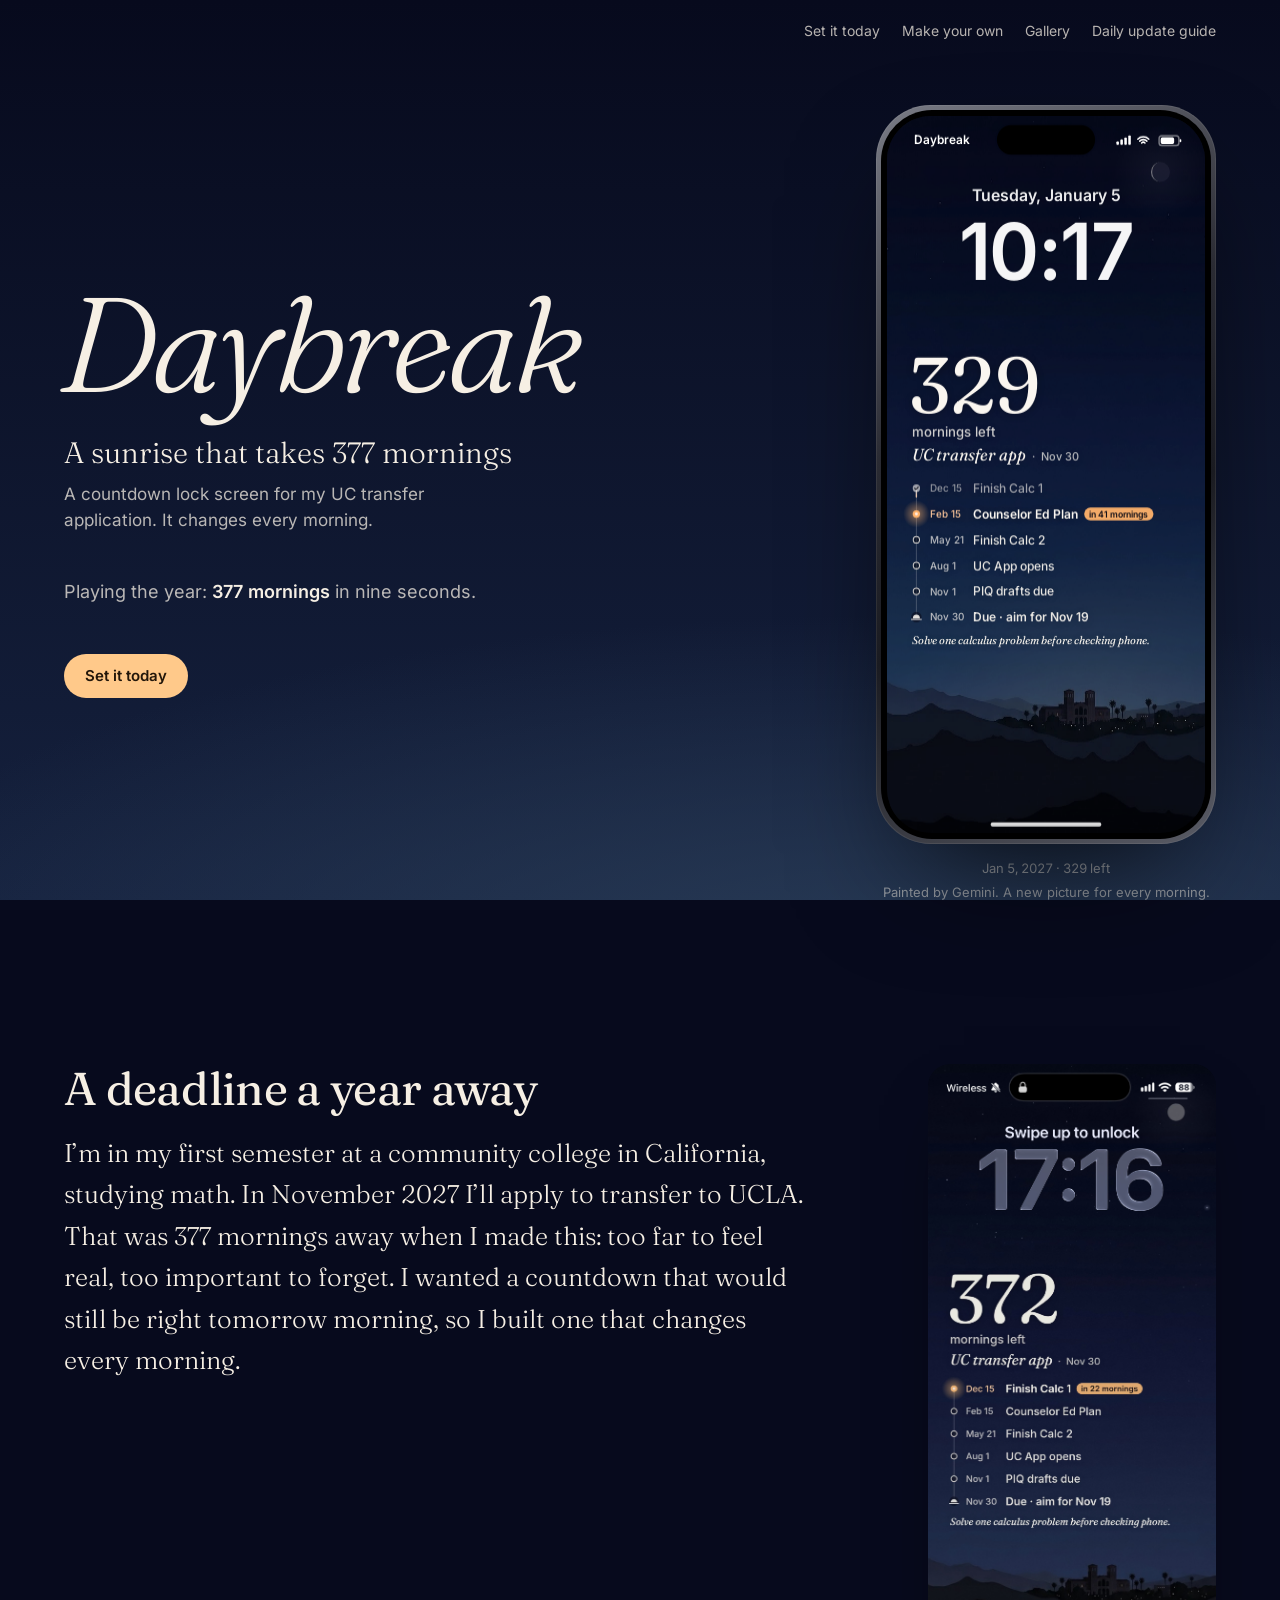
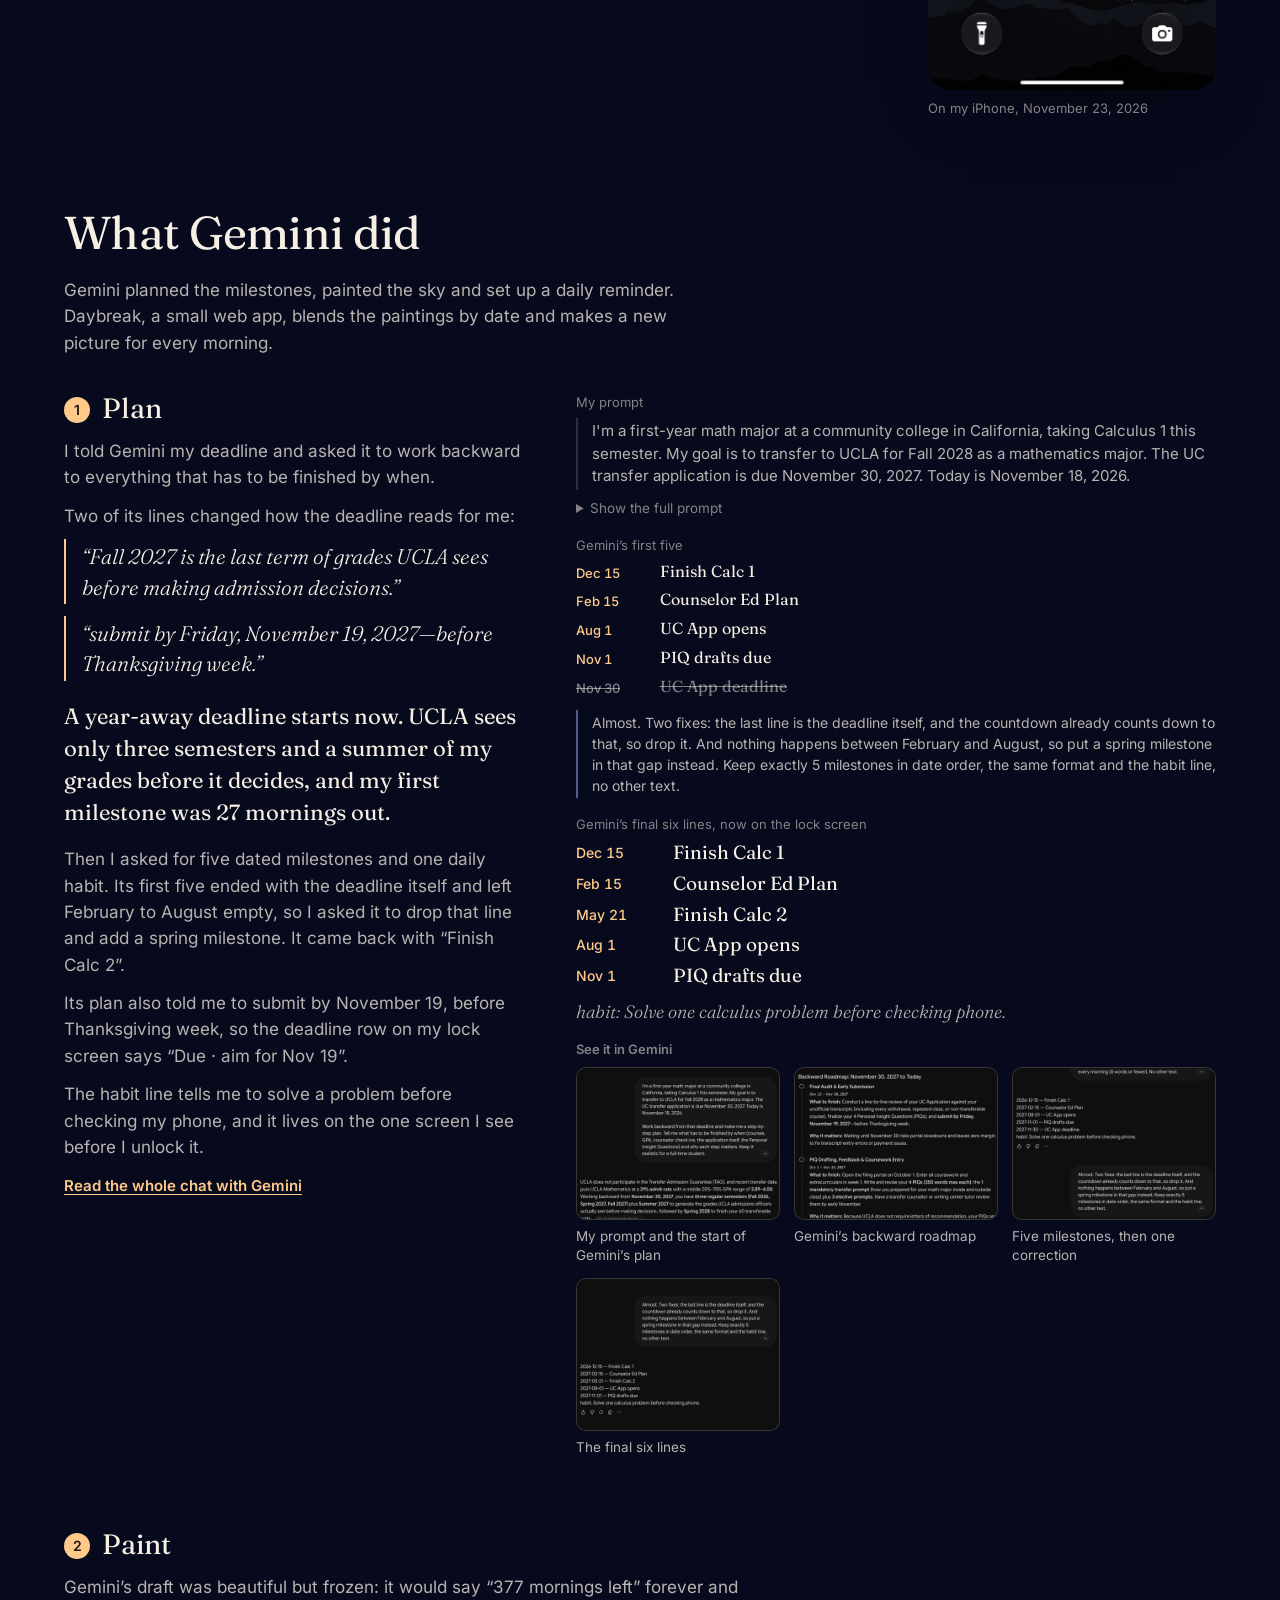
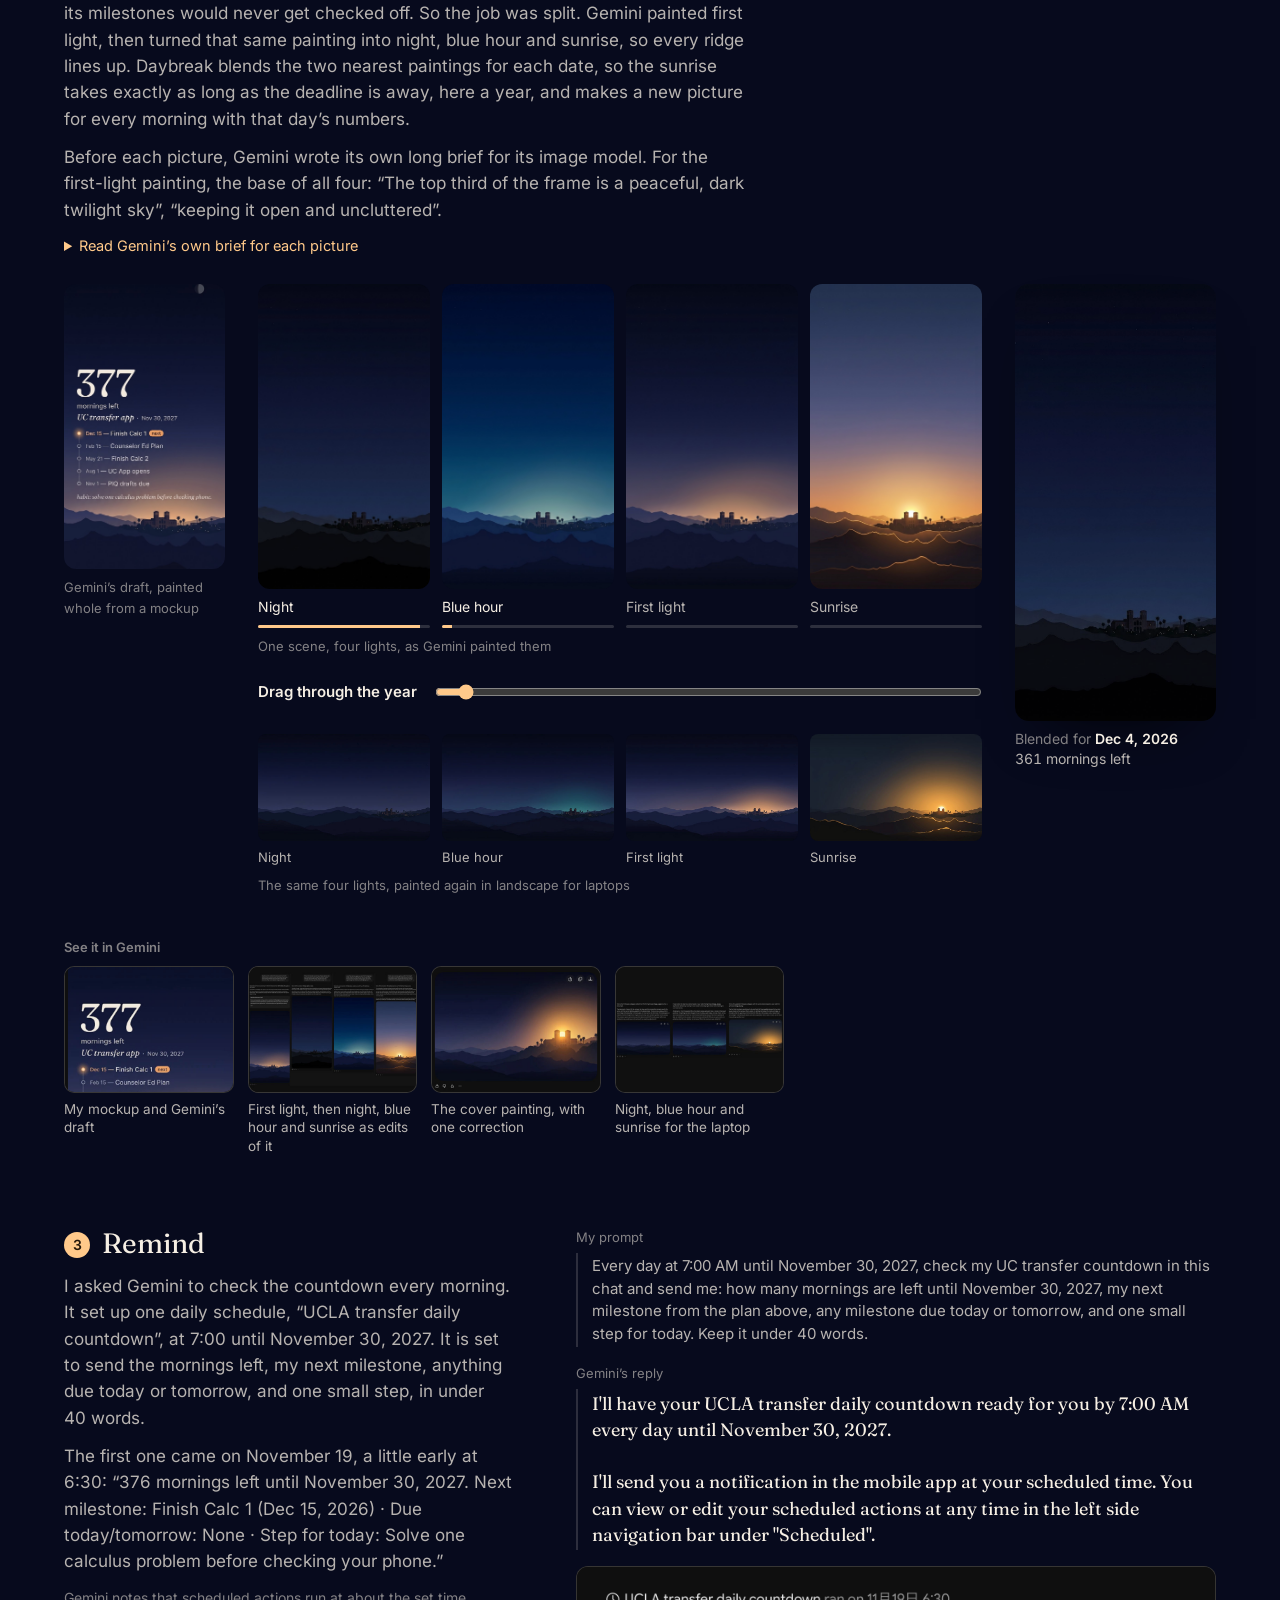
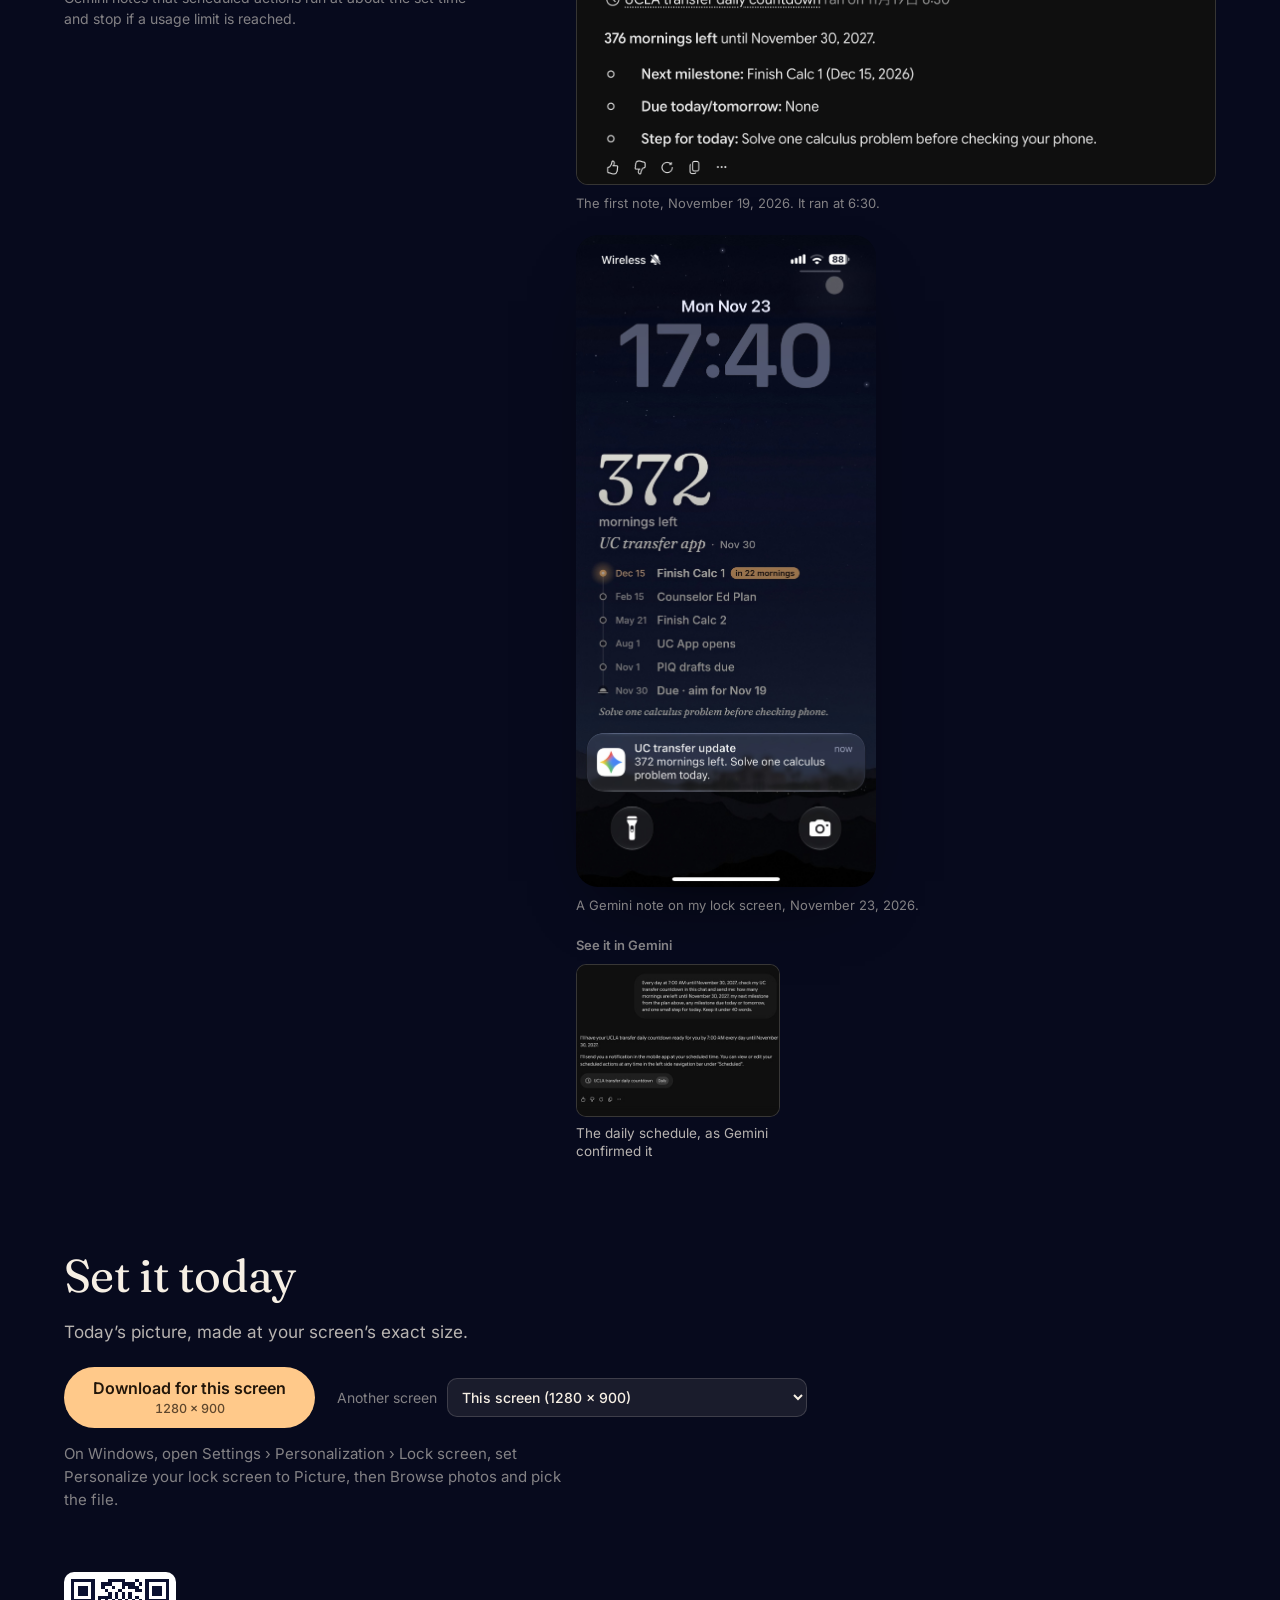
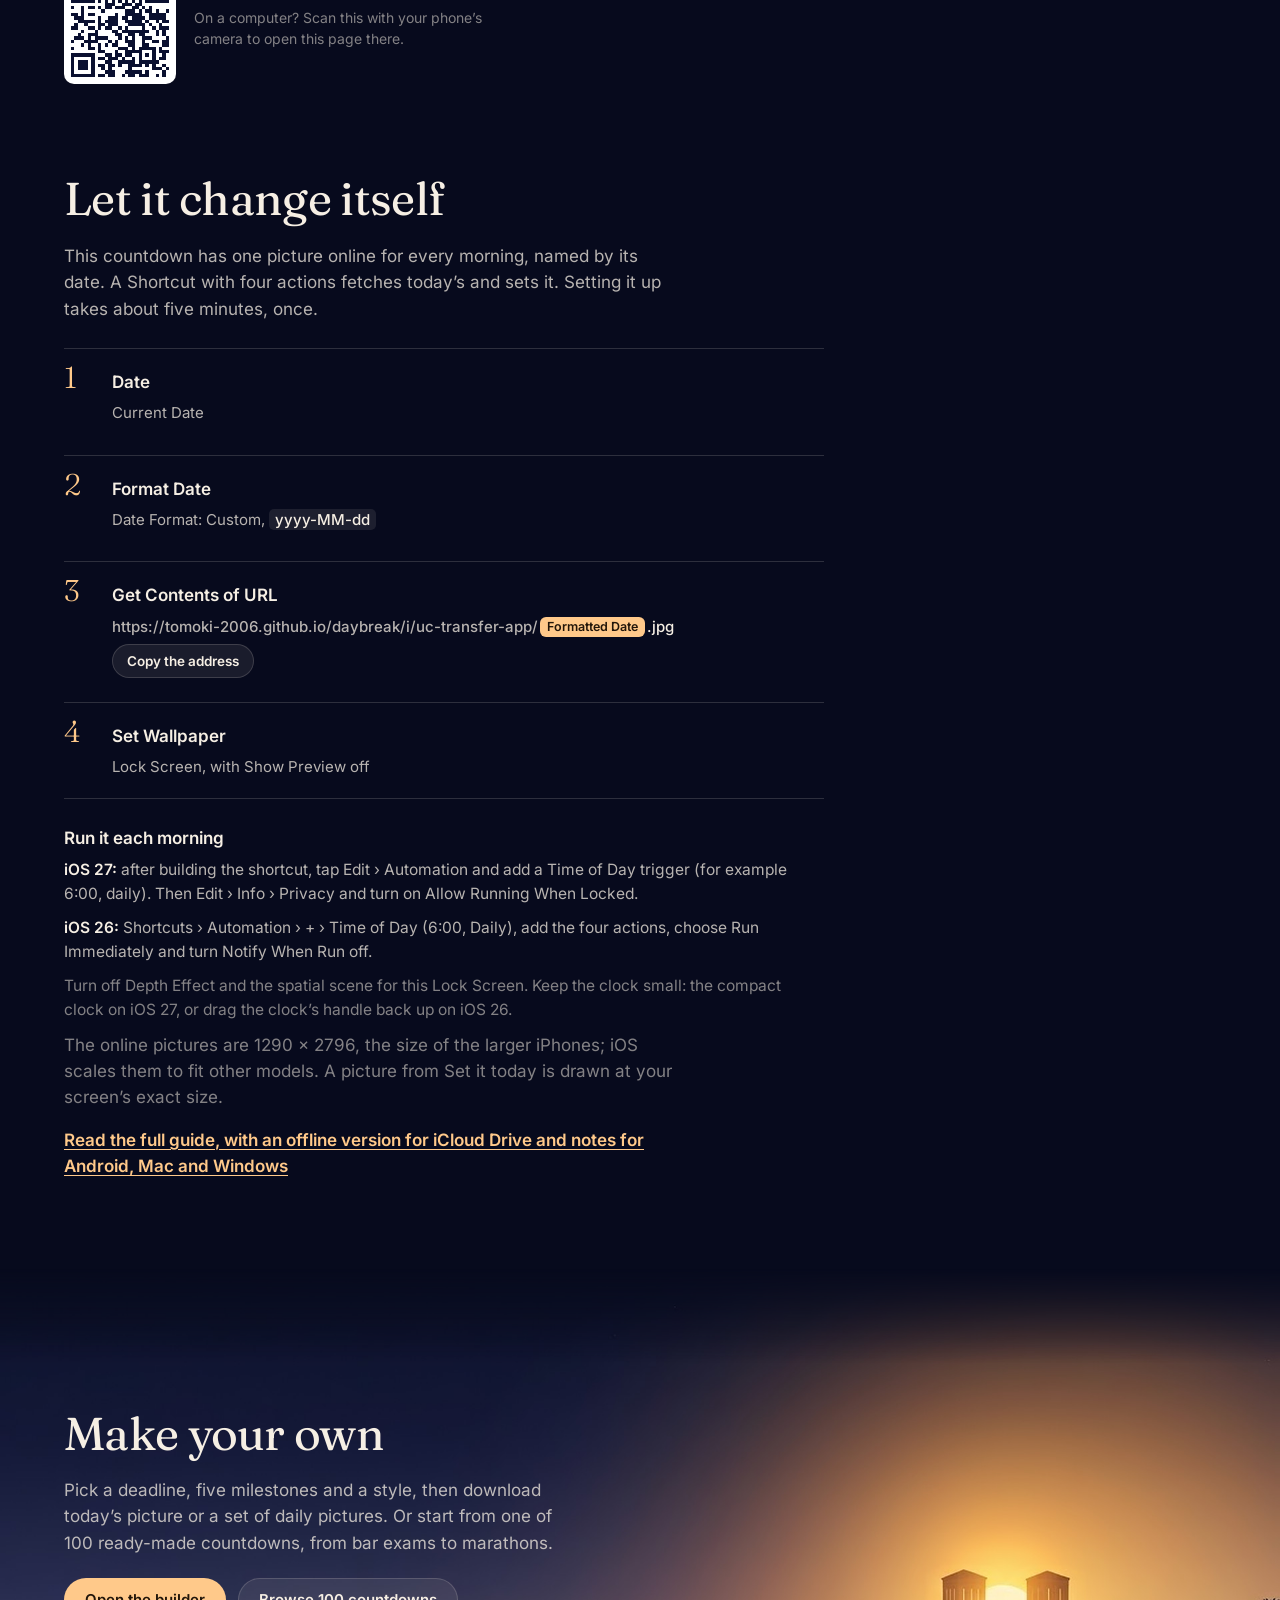
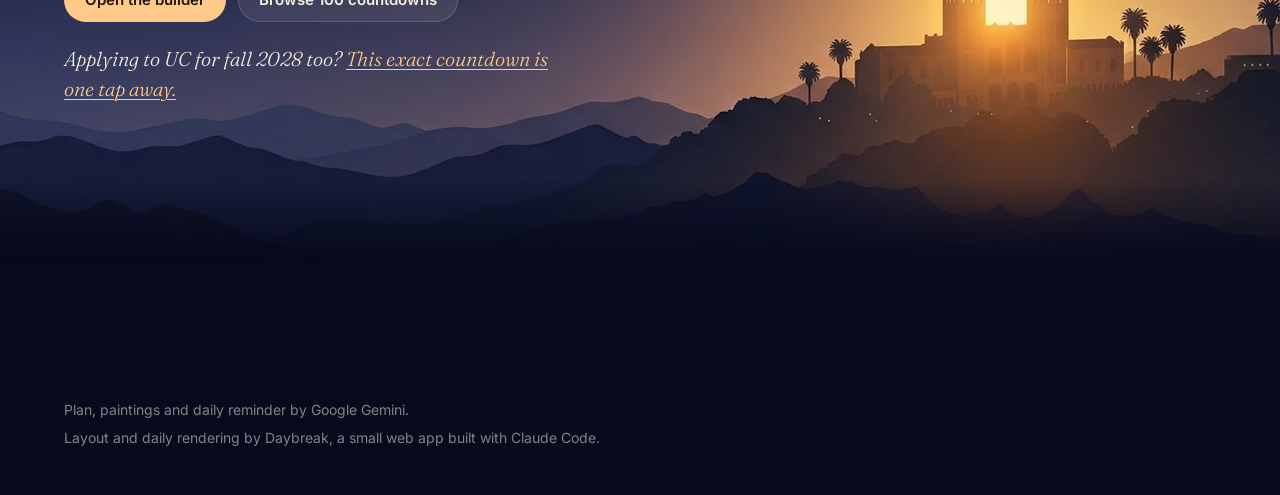
<file: index.html>
<!doctype html>
<html lang="en">
  <head>
    <meta charset="UTF-8" />
    <meta name="viewport" content="width=device-width, initial-scale=1, viewport-fit=cover" />
    <meta name="theme-color" content="#0a1030" />
    <title>Daybreak: a sunrise that takes 377 mornings</title>
    <meta name="description" content="A countdown lock screen for a UC transfer application. Gemini painted first light, then turned that same painting into night, blue hour and sunrise; Daybreak blends them by date into a new picture for every morning, so the sunrise takes 377 mornings." />
    <meta property="og:type" content="website" />
    <meta property="og:url" content="https://tomoki-2006.github.io/daybreak/" />
    <meta property="og:title" content="Daybreak: a sunrise that takes 377 mornings" />
    <meta property="og:description" content="A countdown lock screen for my UC transfer application: one scene painted by Gemini in four lights, blended by date into a new picture for every morning." />
    <meta property="og:image" content="https://tomoki-2006.github.io/daybreak/cover/og.png" />
    <meta property="og:image:width" content="1200" />
    <meta property="og:image:height" content="630" />
    <meta name="twitter:card" content="summary_large_image" />
    <meta name="twitter:title" content="Daybreak: a sunrise that takes 377 mornings" />
    <meta name="twitter:description" content="A countdown lock screen for my UC transfer application. It changes every morning." />
    <meta name="twitter:image" content="https://tomoki-2006.github.io/daybreak/cover/og.png" />
    <link rel="icon" href="./favicon.svg" type="image/svg+xml" />
    <script type="module" crossorigin src="./assets/index-C5RCkVs4.js"></script>
    <link rel="modulepreload" crossorigin href="./assets/config-BmUlUjgi.js">
    <link rel="modulepreload" crossorigin href="./assets/draw-RCYFtzUq.js">
    <link rel="modulepreload" crossorigin href="./assets/timelapse-C5UbdaYE.js">
    <link rel="modulepreload" crossorigin href="./assets/site-BTsRiSAJ.js">
    <link rel="stylesheet" crossorigin href="./assets/config-Dy9Zaycy.css">
    <link rel="stylesheet" crossorigin href="./assets/index-CZeKbvbk.css">
  </head>
  <body class="landing">
    <div class="sky" aria-hidden="true"></div>
    <a class="skip" href="#story">Skip to the story</a>
    <header class="bar">
      <a class="mark" href="./index.html" aria-label="Daybreak home">Daybreak</a>
      <nav aria-label="Site">
        <a href="#set">Set it today</a>
        <a href="./make.html">Make your own</a>
        <a href="./gallery.html">Gallery</a>
        <a href="./shortcut.html" id="navGuide">Daily update guide</a>
      </nav>
    </header>

    <main>
      <section class="hero" aria-labelledby="heroTitle">
        <div class="hero-head">
          <h1 id="heroTitle" class="wordmark">Daybreak</h1>
          <p class="tagline">A sunrise that takes 377 mornings</p>
          <p class="hero-sub">A countdown lock screen for my UC transfer application. It changes every morning.</p>
        </div>
        <div class="hero-meta">
          <p class="today-label" id="todayLabel" aria-live="polite">On November 18, 2026: <strong>377 mornings left</strong> until the UC application filing period closes November 30.</p>
          <div class="hero-actions">
            <button class="btn" id="replay" type="button" hidden>Replay the year</button>
            <a class="btn primary" href="#set" id="heroSet">Set it today</a>
          </div>
        </div>
        <figure class="phone-wrap">
          <div class="phone" id="phone">
            <canvas id="screen" width="603" height="1311" style="background-image: url(./hero-poster.jpg)" role="img" aria-label="Today’s lock screen: the mornings left until the UC transfer application, five milestones and a sky that brightens as the date nears."></canvas>
            <canvas id="chrome" class="layer" width="603" height="1311" aria-hidden="true"></canvas>
          </div>
          <figcaption class="phone-cap" id="phoneCap" aria-hidden="true"></figcaption>
          <p class="phone-note">Painted by Gemini. A new picture for every morning.</p>
        </figure>
      </section>

      <section class="story with-shot" id="story" aria-labelledby="storyTitle">
  <div class="story-main">
  <h2 id="storyTitle">A deadline a year away</h2>
  <p class="story-text">I’m in my first semester at a community college in California, studying math. In November 2027 I’ll apply to transfer to UCLA. That was <span data-start-count>377</span> mornings away when I made this: too far to feel real, too important to forget. I wanted a countdown that would still be right tomorrow morning, so I built one that changes every morning.</p>
  </div><figure class="phone-shot"><img src="./proof/phone-lock-screen.jpg" alt="Screenshot of the lock screen on my iPhone, November 23, 2026" loading="lazy" decoding="async" /><figcaption>On my iPhone, November 23, 2026</figcaption></figure>
</section>

      <section class="gemini" id="gemini" aria-labelledby="geminiTitle">
  <h2 id="geminiTitle">What Gemini did</h2>
  <p class="lede">Gemini planned the milestones, painted the sky and set up a daily reminder. Daybreak, a small web app, blends the paintings by date and makes a new picture for every morning.</p>
  <ol class="steps"><li class="step step-plan">
    <div class="step-text">
      <h3><span class="step-n">1</span> Plan</h3>
      <p>I told Gemini my deadline and asked it to work backward to everything that has to be finished by when.</p>
      <div class="quotes"><p>Two of its lines changed how the deadline reads for me:</p><blockquote class="gq">“Fall 2027 is the last term of grades UCLA sees before making admission decisions.”</blockquote><blockquote class="gq">“submit by Friday, November 19, 2027—before Thanksgiving week.”</blockquote></div>
      <p class="lesson">A year-away deadline starts now. UCLA sees only three semesters and a summer of my grades before it decides, and my first milestone was 27 mornings out.</p>
      <p>Then I asked for five dated milestones and one daily habit. Its first five ended with the deadline itself and left February to August empty, so I asked it to drop that line and add a spring milestone. It came back with “Finish Calc 2”.</p>
      <p>Its plan also told me to submit by November 19, before Thanksgiving week, so the deadline row on my lock screen says “Due · aim for Nov 19”.</p>
      <p>The habit line tells me to solve a problem before checking my phone, and it lives on the one screen I see before I unlock it.</p>
      <a class="chat-link" href="https://gemini.google.com/share/b684cc23b61e" target="_blank" rel="noopener">Read the whole chat with Gemini</a>
    </div>
    <div class="step-art">
      <figure class="prompt">
        <figcaption>My prompt</figcaption>
        <blockquote>I&#39;m a first-year math major at a community college in California, taking Calculus 1 this semester. My goal is to transfer to UCLA for Fall 2028 as a mathematics major. The UC transfer application is due November 30, 2027. Today is November 18, 2026.</blockquote>
        <details><summary>Show the full prompt</summary><pre>I&#39;m a first-year math major at a community college in California, taking Calculus 1 this semester. My goal is to transfer to UCLA for Fall 2028 as a mathematics major. The UC transfer application is due November 30, 2027. Today is November 18, 2026.

Work backward from that deadline and make me a step-by-step plan. Tell me what has to be finished by when (courses, GPA, counselor check-ins, the application itself, the Personal Insight Questions) and why each step matters. Keep it realistic for a full-time student.</pre></details>
      </figure>
      <figure class="answer first-answer">
        <figcaption>Gemini’s first five</figcaption>
        <ol class="plan-lines"><li><time datetime="2026-12-15">Dec 15</time><span>Finish Calc 1</span></li><li><time datetime="2027-02-15">Feb 15</time><span>Counselor Ed Plan</span></li><li><time datetime="2027-08-01">Aug 1</time><span>UC App opens</span></li><li><time datetime="2027-11-01">Nov 1</time><span>PIQ drafts due</span></li><li class="dropped"><time datetime="2027-11-30">Nov 30</time><span>UC App deadline</span></li></ol>
        <blockquote class="mine">Almost. Two fixes: the last line is the deadline itself, and the countdown already counts down to that, so drop it. And nothing happens between February and August, so put a spring milestone in that gap instead. Keep exactly 5 milestones in date order, the same format and the habit line, no other text.</blockquote>
      </figure>
      <figure class="answer">
        <figcaption>Gemini’s final six lines, now on the lock screen</figcaption>
        <ol class="plan-lines"><li><time datetime="2026-12-15">Dec 15</time><span>Finish Calc 1</span></li><li><time datetime="2027-02-15">Feb 15</time><span>Counselor Ed Plan</span></li><li><time datetime="2027-05-21">May 21</time><span>Finish Calc 2</span></li><li><time datetime="2027-08-01">Aug 1</time><span>UC App opens</span></li><li><time datetime="2027-11-01">Nov 1</time><span>PIQ drafts due</span></li></ol>
        <p class="plan-habit">habit: Solve one calculus problem before checking phone.</p>
      </figure>
      <figure class="in-gemini"><figcaption>See it in Gemini</figcaption><ul class="shots"><li><a class="shot-link" href="./gemini/shots/01-plan-prompt-and-answer.jpg" data-caption="My prompt and the start of Gemini’s plan"><img src="./gemini/shots/thumb/01-plan-prompt-and-answer.jpg" alt="Screenshot in Gemini: My prompt and the start of Gemini’s plan" width="480" height="360" loading="lazy" decoding="async" /><span>My prompt and the start of Gemini’s plan</span></a></li><li><a class="shot-link" href="./gemini/shots/01b-plan-roadmap.jpg" data-caption="Gemini’s backward roadmap"><img src="./gemini/shots/thumb/01b-plan-roadmap.jpg" alt="Screenshot in Gemini: Gemini’s backward roadmap" width="480" height="360" loading="lazy" decoding="async" /><span>Gemini’s backward roadmap</span></a></li><li><a class="shot-link" href="./gemini/shots/02-milestones-with-correction.jpg" data-caption="Five milestones, then one correction"><img src="./gemini/shots/thumb/02-milestones-with-correction.jpg" alt="Screenshot in Gemini: Five milestones, then one correction" width="480" height="360" loading="lazy" decoding="async" /><span>Five milestones, then one correction</span></a></li><li><a class="shot-link" href="./gemini/shots/02b-milestones-final-six-lines.jpg" data-caption="The final six lines"><img src="./gemini/shots/thumb/02b-milestones-final-six-lines.jpg" alt="Screenshot in Gemini: The final six lines" width="480" height="360" loading="lazy" decoding="async" /><span>The final six lines</span></a></li></ul></figure>
    </div>
  </li>
<li class="step step-paint">
    <div class="step-text">
      <h3><span class="step-n">2</span> Paint</h3>
      <p>Gemini’s draft was beautiful but frozen: it would say “377 mornings left” forever and its milestones would never get checked off. So the job was split. Gemini painted first light, then turned that same painting into night, blue hour and sunrise, so every ridge lines up. Daybreak blends the two nearest paintings for each date, so the sunrise takes exactly as long as the deadline is away, here a year, and makes a new picture for every morning with that day’s numbers.</p>
      <p class="brief-line">Before each picture, Gemini wrote its own long brief for its image model. For the first-light painting, the base of all four: “The top third of the frame is a peaceful, dark twilight sky”, “keeping it open and uncluttered”.</p>
      <details class="briefs"><summary>Read Gemini’s own brief for each picture</summary>
        <p class="briefs-note">Copied as Gemini wrote them. &lt;IMAGE_0&gt; and &lt;IMAGE_1&gt; are its names for the pictures it was given to work from.</p>
        <h4>Draft lock screen (from the attached mockup)</h4><div class="brief">A tall 9:19.5 smartphone lock screen wallpaper (incorporating the UI style from &lt;IMAGE_0&gt;) at twilight, just before sunrise, featuring layered silhouetted hills with a tiny, distant university campus on the horizon and a countdown milestone schedule overlaid in the middle.

The scene is a tranquil pre-dawn landscape of Southern California, with rolling hills and distant mountain ridges fading in layered deep indigo, navy, and twilight violet. Behind the furthest hills, the horizon glows with a very faint, soft, warm amber-and-orange pre-dawn light. Barely visible on the distant valley floor, a tiny university campus is silhouetted, with distinct dual square towers (like UCLA’s Royce Hall) and scattered palm trees catching the faint early light, with occasional tiny speckles of campus lights. The top third of the screen is an empty, dark night-sky area (for a phone’s clock) with faint fading stars and a sliver of a crescent moon. The bottom third is kept clear and natural.

Overlaid elegantly in the center and middle-left is the user-provided milestone plan, utilizing modern, sleek typography with ample breathing room:
At the top of the content block, a large, stylized, warm-white serif &quot;377&quot; with lowercase &quot;mornings left&quot; directly below it in a small, light sans-serif font. Underneath, there is a smaller italicized subheader: &quot;UC transfer app · Nov 30, 2027&quot;.

A vertical timeline connecting a series of milestone dates and labels sits underneath, with a thin connecting line and dots on the left:
- ⊙ Dec 15 — Finish Calc 1 (A glowing warm orange/cream accent on the date, with an orange &quot;next&quot; pill-shaped badge next to it)
- ◯ Feb 15 — Counselor Ed Plan (thin, translucent white text and circle)
- ◯ May 21 — Finish Calc 2 (thin, translucent white text and circle)
- ◯ Aug 1 — UC App opens (thin, translucent white text and circle)
- ◯ Nov 1 — PIQ drafts due (thin, translucent white text and circle)

At the bottom of this middle block, in tiny, elegant lowercase italic text: &quot;habit: solve one calculus problem before checking phone.&quot;

The entire look is calm, premium, and minimal, feeling like a functional daily motivator.</div>
        <h4>First light (the base painting)</h4><div class="brief">A vertical 9:16 photograph of the landscape from &lt;IMAGE_0&gt; with absolutely no text, UI, overlays, or graphics of any kind—only natural scenery at first light, just before sunrise.

The composition captures a deep, layered Southern California valley seen from an elevated perspective just before dawn. In the lower third of the frame, within the middle 80% of the screen&#39;s width, the tiny, faraway silhouette of a university campus (featuring two iconic square towers and clusters of palm trees) sits on the Horizon. The campus is faintly visible against a soft, subtle glow on the horizon, where the dark hills meet the sky with a gentle warm amber, peach, and soft violet gradient from the first light of dawn. Tiny, warm ambient lights and distant glowing speckles are visible across the campus and valley floor. Below, the foreground of rolling mountain ridges and layered hills cascading down is silhouetted in deep, rich indigo and dark navy.

The middle 40% of the image is &quot;quiet&quot; and understated, made of dark, smooth hills and fading natural gradient silhouettes to provide a calm background for user-generated overlays.

The top third of the frame is a peaceful, dark twilight sky transitioning from deep midnight blue to dark indigo at the very top, where a few faint, fading stars are still visible (no moon). This upper area is entirely free of high-contrast elements, keeping it open and uncluttered.

The image is completely natural, showcasing a raw dawn landscape with absolutely no digital elements, time/date stamps, timelines, dots, UI markers, or text of any kind. Camera and position are identical to the original mock-up, with rich, soft ambient light and a cinematic, premium photograph quality.</div>
        <h4>Night (edit of the base)</h4><div class="brief">An edit of the illustrated landscape in &lt;IMAGE_0&gt;, maintaining the exact same composition, camera angle, and objects (the layered Southern California hills and the distant UCLA-style twin-tower university campus with palm trees), but changing the time of day and lighting to deep night with no moon.

The sky is a dark, velvety expanse of deep navy, indigo, and midnight blue, sparsely dotted with faint, tiny twinkling stars. There is no moon. The warm dawn glow on the horizon from &lt;IMAGE_0&gt; is completely gone, replaced by the natural, uniform dark gradients of deep night.

The layered hills in the foreground and midground are almost completely in dark silhouette, rendered in shades of black, charcoal, and deep indigo, with only the faint natural contrast of their ridges visible against the dark night sky.

On the distant horizon, the tiny university campus and surrounding palm trees are dark silhouettes, exactly as in &lt;IMAGE_0&gt;, but now dotted only with a few faint, tiny warm pinpricks of light (from a few windows and scattered campus pathways).

The composition remains identical to &lt;IMAGE_0&gt;, keeping the top and middle quiet and empty, and preserving the 9:16 vertical framing with all important landscape features in the middle 80%. No text is added.</div>
        <h4>Blue hour (edit of the base)</h4><div class="brief">An edit of the first-light base &lt;IMAGE_0&gt;, maintaining the exact same camera angle, framing, composition, and objects (with absolutely no text), but changing the time of day and lighting to blue hour.

The entire scene has been transformed with the cool, deeply saturated lighting of twilight’s &quot;blue hour&quot;. The sky at the top is a deep, rich indigo and midnight blue, which transitions smoothly toward the horizon into a very faint, cool teal and twilight blue glow, completely replacing the warm orange and amber glow of the original. The faint star points at the top are still barely visible.

The layered, silhouetted hills from &lt;IMAGE_0&gt; are preserved in their exact positions and shapes, now colored in deep dark indigo and Prussian blue. The tiny distant university campus on the horizon, with its iconic two square towers and palm trees, remains in the exact same spot, with a few faint, warm pinpoints of lights still visible among its silhouette. There is no moon, no bright sun, and the landscape is cast in the moody, natural cool-toned light of early morning twilight just before dawn begins. No text or overlays have been added.</div>
        <h4>Sunrise (edit of the base)</h4><div class="brief">A vertical (9:16) sunset/sunrise edit of &lt;IMAGE_0&gt;, modifying only the lighting and the sun&#39;s appearance to a sunrise while keeping the exact same composition, camera angle, and objects. No text, watermark, or UI overlays are to be added.

The image remains a photographic lock-screen-friendly natural landscape, maintaining the exact same alignment and scale of the layered hills, mountains, and the distant UCLA-inspired campus with its two square towers and palm trees.

The lighting has transitioned to sunrise:
- The small glowing disc of the rising sun is just beginning to appear directly behind the two central campus towers, creating a vibrant, luminous golden highlight and a soft solar glow that catches the atmosphere right on the horizon.
- The warm golden-orange sunrise light is now hitting the landscape, casting a brilliant rim-lighting (backlit golden-hour glow) along the ridges and edges of the layered hills and the campus silhouette, highlighting their forms with rich warm gold and amber, while the valleys and nearer hills remain in deep, dark, warm-shadowed indigo and brown.
- To keep a white lockscreen clock readable, the gradient on the sky is tightly controlled: Only the low horizon area (bottom-middle) around the sun and hills has a bright, warm amber and golden glow. Above that, the sky transitions rapidly from a warm dawn orange into twilight purple, and then to a calm, medium-dark navy and indigo blue in the top half and third, still featuring very faint, sparse stars as the night fully fades.

Do not add any text, icons, or UI overlays of any kind. Keep everything exactly aligned with &lt;IMAGE_0&gt;.</div>
        <h4>Landscape, first light (the landscape base)</h4><div class="brief">A wide landscape digital illustration for a laptop wallpaper (16:10 aspect ratio) in the exact same minimalist, premium 2D layered style, visual aesthetic, and rich first-light palette as &lt;IMAGE_0&gt;.

The composition is adjusted for a wide landscape view:
- The scene is a vast pre-dawn panorama of layered, receding Southern California hills in deep navy, indigo, and twilight violet, under a dark, expansive night sky that gradients down from midnight blue at the top (with faint, scattered stars) to a soft, warm amber-and-peach dawn glow along the horizon.
- The university campus (featuring the small, distant silhouette of UCLA-style twin square towers and clusters of palm trees, as seen in &lt;IMAGE_0&gt;) and the concentrated warm dawn glow are positioned on the horizon just right of center (roughly 60% to 75% across the width). Tiny, warm pinpoints of ambient light are visible on and around the distant campus.
- The entire left 40% of the image is kept calm, open, and darker, featuring only the vast, deep twilight sky and the soft, rolling, dark silhouettes of the receding hills, completely free of busy details, buildings, or clutter, providing an unobtrusive space for desktop icons.
- Deep, cascading hill silhouettes fill the lower third, stretching across the base of the frame with natural layered depth, exactly matching the mood and aesthetic of &lt;IMAGE_0&gt;.
- Completely free of any text, interfaces, or overlays. Calm, vast, premium, and minimal.</div>
        <h4>Landscape night</h4><div class="brief">An image edited from the 16:10 landscape first-light painting &lt;IMAGE_0&gt;, maintaining the exact same composition, mountain/hill silhouettes, university campus on the right, and camera framing, but entirely repainting the lighting to deep night.

All natural lighting is changed to a dark nighttime state with absolutely no glow, orange, or warmth on the horizon. The entire sky is a consistent, deep, dark navy and indigo, speckled with only a few faint, sparse stars. The layered hills on the left and right are almost complete, dark silhouettes, and there is no moon. On the small, distant university campus, only a few tiny, faint, warm pinpoints of window light are visible, with very subtle ambient glimmers from the small clusters.

The image has no text, UI elements, or moon, and is the darkest variation of this exact scene. It maintains a calm, quiet aesthetic with the left 40% perfectly dark and open.</div>
        <h4>Landscape blue hour</h4><div class="brief">This is an edit of the wide landscape first-light painting &lt;IMAGE_0&gt;, maintaining the exact same landscape framing, hill contours, university campus, and camera position, but repainted with a much darker blue hour twilight that is significantly closer in brightness to the night version (&lt;IMAGE_1&gt;).

- The lighting and sky are now a very deep, dark blue and indigo everywhere, making the entire image much darker overall and closer to deep night, yet retaining a rich cool-blue undertone rather than black.
- On the right-middle horizon, behind the distant campus, there is only a very faint, narrow, and heavily muted teal/deep cyan band low against the skyline. It is the only cool glow in the scene, with absolutely no warm orange, amber, or gold.
- The rest of the sky is a dark indigo and midnight blue, with sparse, barely visible stars and no moon.
- The layered hills are almost entirely in dark silhouette, only just catching the faintest blue-toned ambient light on the uppermost ridge lines.
- The campus itself is deeply shadowed, showing only a few tiny, faint, warm glimmers of light in its windows.
- The left 40% of the image remains an incredibly dark, open, and calm expanse of layered ridges and deep twilight. No text, no moon, and no people. The composition remains completely identical to &lt;IMAGE_0&gt;, with only the lighting level and tone updated.</div>
        <h4>Cover painting</h4><div class="brief">An edit of &lt;IMAGE_0&gt;. Keep the exact same flat, layered artistic style, composition, camera perspective, palette, objects, and framing, but change the position of the sun&#39;s disc.

The sun&#39;s disc should be exactly half-risen directly between the two main square towers of the campus on the right (about 80% across the picture), peeking up precisely from the gap/valley between the twin towers, rather than to the right of the right-hand tower.

Warm golden light and sunrise glow must emanate outward, shining through and exactly between the two square towers, with the sun&#39;s circular edge centered perfectly in the space between the twin structures.

All other elements remain exactly identical: the prominent campus, its towers (one-eighth of picture height) with silhouettes of palm trees on the right, the deep night with dark navy sky and faint stars on the left 60%, the dark layered hills filling the lower quarter, the smooth natural transition of light from dark night on the left to warm gold on the right, and the absence of any text, moon, or people. Use &lt;IMAGE_0&gt; as the precise reference for the landscape and camera angle.</div>
      </details>
    </div>
    <div class="paint-stage"><figure class="draft"><img class="" src="./gemini/draft.png" alt="Gemini’s first draft: a complete lock screen with the count, the milestones and the habit painted in" loading="lazy" decoding="async" data-near /><figcaption>Gemini’s draft, painted whole from a mockup</figcaption></figure><div class="paint-main">
        <figure class="paintings"><ol><li data-phase="night"><img class="" src="./art/uc/portrait/night.jpg" alt="Night painting" loading="lazy" decoding="async" data-near /><span class="pname">Night</span><span class="pw" aria-hidden="true"><i></i></span></li><li data-phase="blue"><img class="" src="./art/uc/portrait/blue.jpg" alt="Blue hour painting" loading="lazy" decoding="async" data-near /><span class="pname">Blue hour</span><span class="pw" aria-hidden="true"><i></i></span></li><li data-phase="first"><img class="" src="./art/uc/portrait/first.jpg" alt="First light painting" loading="lazy" decoding="async" data-near /><span class="pname">First light</span><span class="pw" aria-hidden="true"><i></i></span></li><li data-phase="sunrise"><img class="" src="./art/uc/portrait/sunrise.jpg" alt="Sunrise painting" loading="lazy" decoding="async" data-near /><span class="pname">Sunrise</span><span class="pw" aria-hidden="true"><i></i></span></li></ol><figcaption>One scene, four lights, as Gemini painted them</figcaption></figure>
        <div class="year" id="yearCtl" hidden>
          <label for="yearSlider">Drag through the year</label>
          <input type="range" id="yearSlider" min="0" max="377" step="1" value="0" />
        </div>
        <figure class="paintings-wide"><ol><li><img src="./art/uc/landscape/thumb/night.jpg" alt="Night painting, landscape" width="640" height="398" loading="lazy" decoding="async" /><span class="pname">Night</span></li><li><img src="./art/uc/landscape/thumb/blue.jpg" alt="Blue hour painting, landscape" width="640" height="398" loading="lazy" decoding="async" /><span class="pname">Blue hour</span></li><li><img src="./art/uc/landscape/thumb/first.jpg" alt="First light painting, landscape" width="640" height="398" loading="lazy" decoding="async" /><span class="pname">First light</span></li><li><img src="./art/uc/landscape/thumb/sunrise.jpg" alt="Sunrise painting, landscape" width="640" height="398" loading="lazy" decoding="async" /><span class="pname">Sunrise</span></li></ol><figcaption>The same four lights, painted again in landscape for laptops</figcaption></figure>
      </div>
      <figure class="blend" id="blendFig" hidden>
        <canvas id="blendView" width="460" height="1000" role="img" aria-label="Gemini’s paintings blended by Daybreak for the chosen morning"></canvas>
        <figcaption id="yearOut"></figcaption>
      </figure></div>
    <figure class="in-gemini"><figcaption>See it in Gemini</figcaption><ul class="shots"><li><a class="shot-link" href="./gemini/shots/03-draft-lock-screen-in-chat.jpg" data-caption="My mockup and Gemini’s draft"><img src="./gemini/shots/thumb/03-draft-lock-screen-in-chat.jpg" alt="Screenshot in Gemini: My mockup and Gemini’s draft" width="480" height="360" loading="lazy" decoding="async" /><span>My mockup and Gemini’s draft</span></a></li><li><a class="shot-link" href="./gemini/shots/04-four-paintings-in-chat.jpg" data-caption="First light, then night, blue hour and sunrise as edits of it"><img src="./gemini/shots/thumb/04-four-paintings-in-chat.jpg" alt="Screenshot in Gemini: First light, then night, blue hour and sunrise as edits of it" width="480" height="360" loading="lazy" decoding="async" /><span>First light, then night, blue hour and sunrise as edits of it</span></a></li><li><a class="shot-link" href="./gemini/shots/06-cover-painting-in-chat.jpg" data-caption="The cover painting, with one correction"><img src="./gemini/shots/thumb/06-cover-painting-in-chat.jpg" alt="Screenshot in Gemini: The cover painting, with one correction" width="480" height="360" loading="lazy" decoding="async" /><span>The cover painting, with one correction</span></a></li><li><a class="shot-link" href="./gemini/shots/07-landscapes-in-chat.jpg" data-caption="Night, blue hour and sunrise for the laptop"><img src="./gemini/shots/thumb/07-landscapes-in-chat.jpg" alt="Screenshot in Gemini: Night, blue hour and sunrise for the laptop" width="480" height="360" loading="lazy" decoding="async" /><span>Night, blue hour and sunrise for the laptop</span></a></li></ul></figure>
  </li>
<li class="step step-remind">
    <div class="step-text">
      <h3><span class="step-n">3</span> Remind</h3>
      <p>I asked Gemini to check the countdown every morning. It set up one daily schedule, “UCLA transfer daily countdown”, at 7:00 until November 30, 2027. It is set to send the mornings left, my next milestone, anything due today or tomorrow, and one small step, in under 40 words.</p>
      <p>The first one came on November 19, a little early at 6:30: “376 mornings left until November 30, 2027. Next milestone: Finish Calc 1 (Dec 15, 2026) · Due today/tomorrow: None · Step for today: Solve one calculus problem before checking your phone.”</p>
      <p class="small-note">Gemini notes that scheduled actions run at about the set time and stop if a usage limit is reached.</p>
    </div>
    <div class="step-art">
      <figure class="prompt">
        <figcaption>My prompt</figcaption>
        <blockquote>Every day at 7:00 AM until November 30, 2027, check my UC transfer countdown in this chat and send me: how many mornings are left until November 30, 2027, my next milestone from the plan above, any milestone due today or tomorrow, and one small step for today. Keep it under 40 words.</blockquote>
      </figure>
      <figure class="answer">
        <figcaption>Gemini’s reply</figcaption>
        <blockquote class="reply">I&#39;ll have your UCLA transfer daily countdown ready for you by 7:00 AM every day until November 30, 2027.

I&#39;ll send you a notification in the mobile app at your scheduled time. You can view or edit your scheduled actions at any time in the left side navigation bar under &quot;Scheduled&quot;.</blockquote>
      </figure>
      <figure class="first-note"><img src="./proof/first-note.png" alt="" width="1500" height="510" loading="lazy" decoding="async" /><ul class="sr-only" aria-label="The first note from Gemini"><li>376 mornings left until November 30, 2027.</li><li>Next milestone: Finish Calc 1 (Dec 15, 2026)</li><li>Due today/tomorrow: None</li><li>Step for today: Solve one calculus problem before checking your phone.</li></ul><figcaption>The first note, November 19, 2026. It ran at 6:30.</figcaption></figure>
      <figure class="phone-note-shot"><img src="./proof/phone-note.jpg" alt="Screenshot of my iPhone lock screen, November 23, 2026, with one notification from Gemini: UC transfer update. 372 mornings left. Solve one calculus problem today." loading="lazy" decoding="async" /><figcaption>A Gemini note on my lock screen, November 23, 2026.</figcaption></figure>
      <figure class="in-gemini"><figcaption>See it in Gemini</figcaption><ul class="shots"><li><a class="shot-link" href="./gemini/shots/05-reminder-confirmation.jpg" data-caption="The daily schedule, as Gemini confirmed it"><img src="./gemini/shots/thumb/05-reminder-confirmation.jpg" alt="Screenshot in Gemini: The daily schedule, as Gemini confirmed it" width="480" height="360" loading="lazy" decoding="async" /><span>The daily schedule, as Gemini confirmed it</span></a></li></ul></figure>
    </div>
  </li></ol>
</section>

      <section class="set" id="set" aria-labelledby="setTitle">
        <h2 id="setTitle">Set it today</h2>
        <p>Today’s picture, made at your screen’s exact size.</p>
        <div class="set-row">
          <button class="btn primary big dl" id="getToday" type="button"><span class="dl-main" id="dlMain">Download today’s lock screen</span><span class="dl-size" id="dlSize"></span></button>
          <label class="other"><span>Another screen</span> <select id="otherSize" aria-label="Another screen size"></select></label>
        </div>
        <p class="set-fits" id="setFits" hidden></p>
        <p class="set-how" id="setHow">On iPhone, save the picture to Photos, open it, tap Share › Use as Wallpaper, then Add › Set as Wallpaper Pair.</p>
        
        <p class="set-status" id="setStatus" aria-live="polite"></p>
        <div class="qr" id="qrBox" hidden>
          <div class="qr-code" id="qr" role="img" aria-label="QR code that opens this page"></div>
          <p>On a computer? Scan this with your phone’s camera to open this page there.</p>
        </div>
      </section>

      <section class="auto" id="auto" aria-labelledby="autoTitle">
        <h2 id="autoTitle">Let it change itself</h2>
        <p>This countdown has one picture online for every morning, named by its date. A Shortcut with four actions fetches today’s and sets it. Setting it up takes about five minutes, once.</p>
        
        <ol class="recipe">
          <li><b>Date</b> <span>Current Date</span></li>
          <li><b>Format Date</b> <span>Date Format: Custom, <code>yyyy-MM-dd</code></span></li>
          <li><b>Get Contents of URL</b>
            <span class="url"><span id="urlBase">https://tomoki-2006.github.io/daybreak/i/uc-transfer-app/</span><span class="tok">Formatted Date</span>.jpg</span>
            <button class="btn small" id="copyUrl" type="button">Copy the address</button>
          </li>
          <li><b>Set Wallpaper</b> <span>Lock Screen, with Show Preview off</span></li>
        </ol>
        <div class="when">
          <h3>Run it each morning</h3>
          <p><b>iOS 27:</b> after building the shortcut, tap Edit › Automation and add a Time of Day trigger (for example 6:00, daily). Then Edit › Info › Privacy and turn on Allow Running When Locked.</p>
          <p><b>iOS 26:</b> Shortcuts › Automation › + › Time of Day (6:00, Daily), add the four actions, choose Run Immediately and turn Notify When Run off.</p>
          <p class="tip">Turn off Depth Effect and the spatial scene for this Lock Screen. Keep the clock small: the compact clock on iOS 27, or drag the clock’s handle back up on iOS 26.</p>
        </div>
        <p class="tip">The online pictures are 1290 × 2796, the size of the larger iPhones; iOS scales them to fit other models. A picture from Set it today is drawn at your screen’s exact size.</p>
        <p><a class="more" href="./shortcut.html" id="guideLink">Read the full guide, with an offline version for iCloud Drive and notes for Android, Mac and Windows</a></p>
      </section>

      <section class="make band" id="make" aria-labelledby="makeTitle">
  <div class="band-text">
  <h2 id="makeTitle">Make your own</h2>
  <p>Pick a deadline, five milestones and a style, then download today’s picture or a set of daily pictures. Or start from one of 100 ready-made countdowns, from bar exams to marathons.</p>
  <div class="make-links">
    <a class="btn primary" href="./make.html">Open the builder</a>
    <a class="btn" href="./gallery.html">Browse 100 countdowns</a>
  </div>
  <p class="same-deadline">Applying to UC for fall 2028 too? <a href="./make.html#c=[base64]" id="sameLink">This exact countdown is one tap away.</a></p>
  </div>
  <div class="band-art"><img src="./art/uc/cover/band.jpg" alt="" width="1920" height="1288" loading="lazy" decoding="async" /></div>
</section>
    </main>

    <footer class="credits">
      <p>Plan, paintings and daily reminder by Google Gemini.</p><p>Layout and daily rendering by Daybreak, a small web app built with Claude Code.</p>
    </footer>

  </body>
</html>
</file>
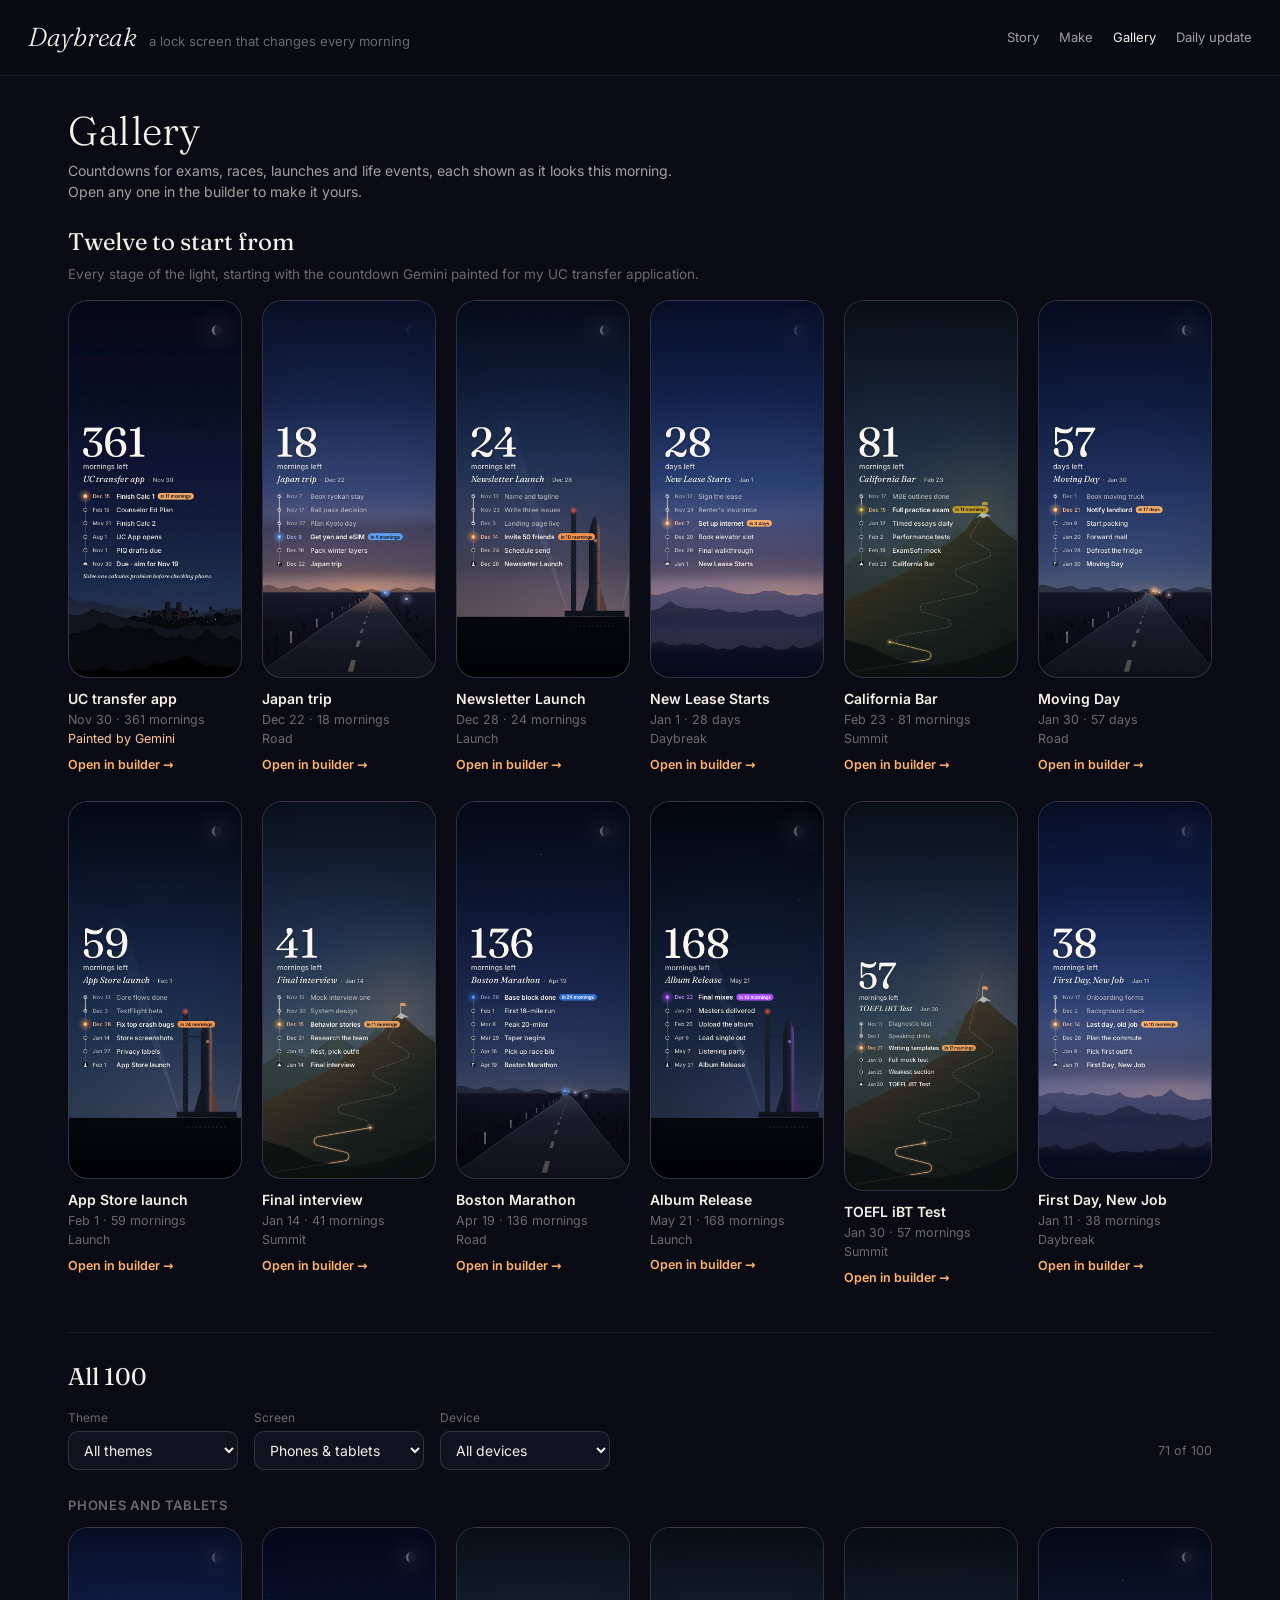
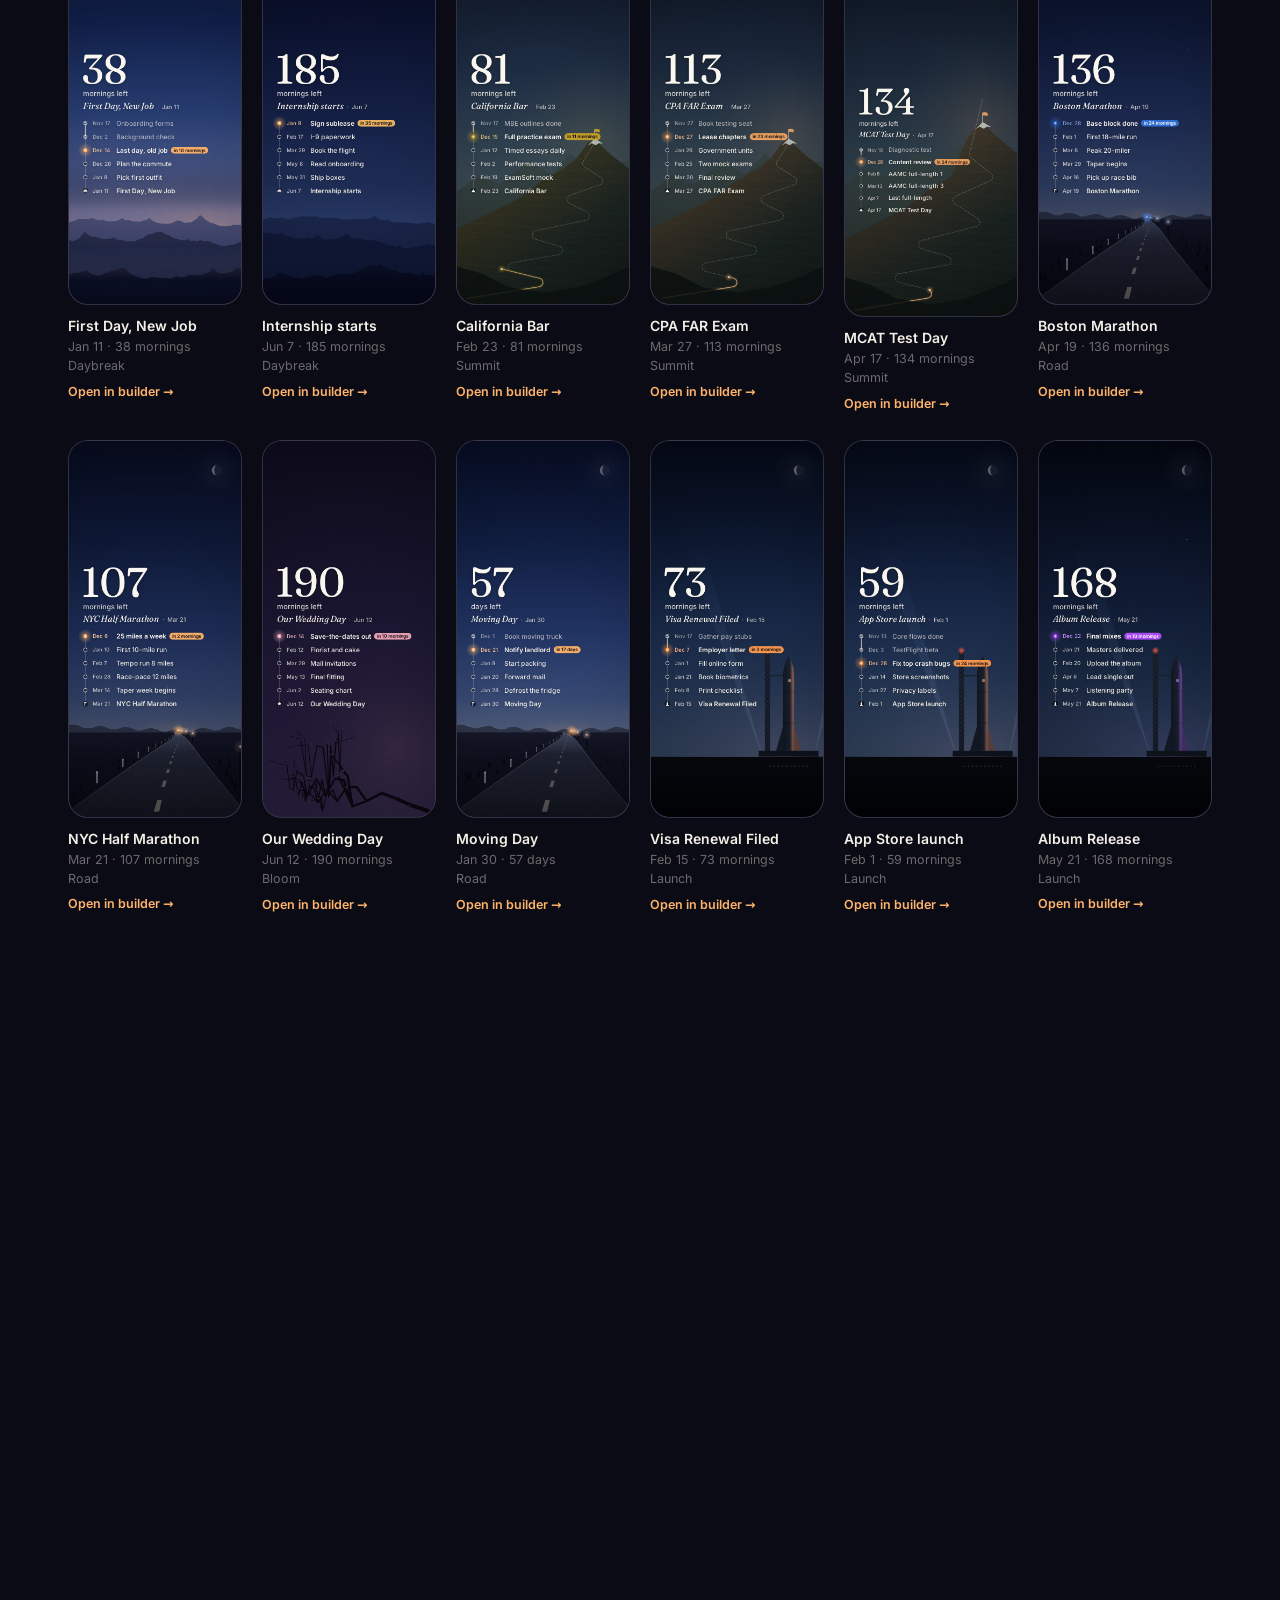
<file: gallery.html>
<!doctype html>
<html lang="en">
  <head>
    <meta charset="UTF-8" />
    <meta name="viewport" content="width=device-width, initial-scale=1" />
    <meta name="theme-color" content="#0a0b14" />
    <meta name="description" content="100 Daybreak countdown lock screens, each shown as it looks this morning." />
    <title>Daybreak Gallery</title>
    <meta property="og:type" content="website" />
    <meta property="og:url" content="https://tomoki-2006.github.io/daybreak/gallery.html" />
    <meta property="og:title" content="Daybreak Gallery — 100 countdown lock screens" />
    <meta property="og:description" content="Exams, races, launches and life events, each shown as its lock screen looks this morning." />
    <meta property="og:image" content="https://tomoki-2006.github.io/daybreak/cover/og.png" />
    <meta property="og:image:width" content="1200" />
    <meta property="og:image:height" content="630" />
    <meta name="twitter:card" content="summary_large_image" />
    <meta name="twitter:title" content="Daybreak Gallery — 100 countdown lock screens" />
    <meta name="twitter:description" content="Exams, races, launches and life events, each shown as its lock screen looks this morning." />
    <meta name="twitter:image" content="https://tomoki-2006.github.io/daybreak/cover/og.png" />
    <link rel="icon" href="./favicon.svg" type="image/svg+xml" />
    <script type="module" crossorigin src="./assets/gallery-BxmZ6qT2.js"></script>
    <link rel="modulepreload" crossorigin href="./assets/config-BmUlUjgi.js">
    <link rel="modulepreload" crossorigin href="./assets/draw-RCYFtzUq.js">
    <link rel="stylesheet" crossorigin href="./assets/config-Dy9Zaycy.css">
    <link rel="stylesheet" crossorigin href="./assets/style-Dhhgq6KA.css">
  </head>
  <body>
    <header class="top">
      <div class="brand"><a class="home" href="./index.html"><h1>Daybreak</h1></a><span>a lock screen that changes every morning</span></div>
      <nav>
        <a href="./index.html">Story</a>
        <a href="./make.html">Make</a>
        <a href="./gallery.html" aria-current="page">Gallery</a>
        <a href="./shortcut.html">Daily update</a>
      </nav>
    </header>
    <main class="page">
      <h2>Gallery</h2>
      <p class="lede" id="lede">Countdowns for exams, races, launches and life events, each shown as it looks this morning. Open any one in the builder to make it yours.</p>
      <section class="gal-featured" id="secFeatured" aria-labelledby="featTitle">
        <h3 class="sec-title" id="featTitle">Twelve to start from</h3>
        <p class="sec-note">Every stage of the light, starting with the countdown Gemini painted for my UC transfer application.</p>
        <div class="grid feat-grid" id="gridFeatured"></div>
      </section>
      <section class="gal-all" id="secAll" aria-labelledby="allTitle">
        <h3 class="sec-title" id="allTitle">All 100</h3>
        <div class="filters" role="group" aria-label="Filter all countdowns">
          <label><span>Theme</span><select id="fTheme"><option value="">All themes</option></select></label>
          <label><span>Screen</span><select id="fKind"><option value="phone">Phones &amp; tablets</option><option value="computer">Computers</option><option value="">Everything</option></select></label>
          <label><span>Device</span><select id="fDevice"><option value="">All devices</option></select></label>
          <span class="count" id="count" aria-live="polite"></span>
        </div>
        <section class="gal-section" id="secPhone"><h4 class="sub-title">Phones and tablets</h4><div class="grid" id="gridPhone"></div></section>
        <section class="gal-section" id="secComputer"><h4 class="sub-title">Computers</h4><div class="grid landscape-grid" id="gridComputer"></div></section>
        <p class="empty" id="empty" hidden>No countdowns match these filters.</p>
      </section>
    </main>
  </body>
</html>
</file>
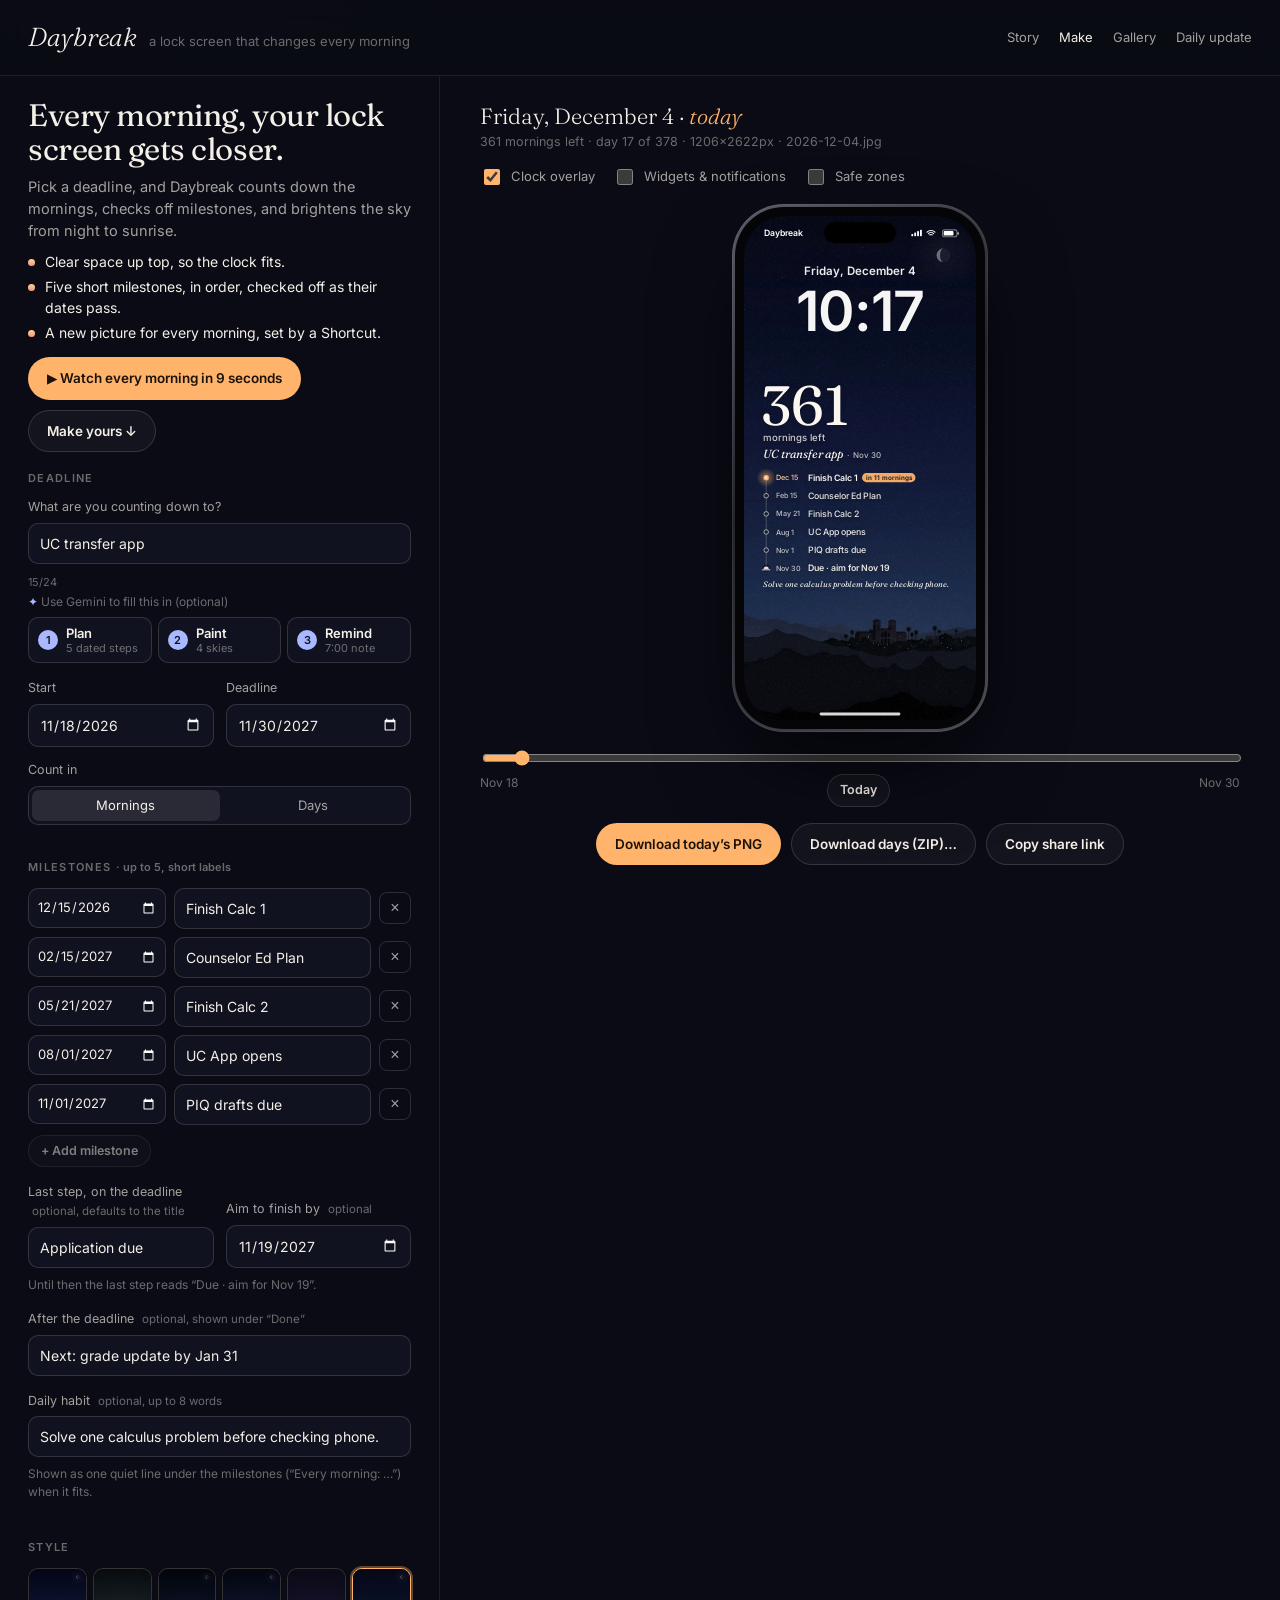
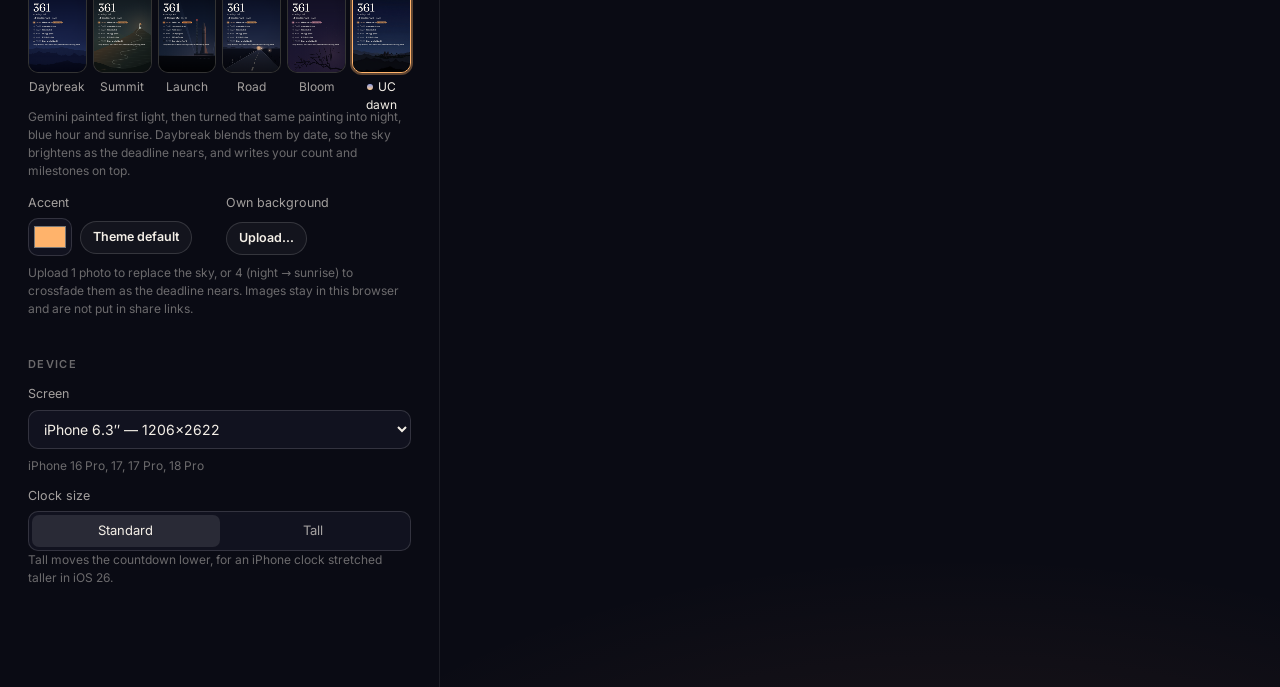
<file: make.html>
<!doctype html>
<html lang="en">
  <head>
    <meta charset="UTF-8" />
    <meta name="viewport" content="width=device-width, initial-scale=1" />
    <meta name="theme-color" content="#0a0b14" />
    <title>Daybreak: make your countdown lock screen</title>
    <meta name="description" content="Make a countdown lock screen for any deadline: mornings left, five milestones, and a sky that brightens from night to sunrise as the date nears. Download today's picture or a set of daily pictures." />
    <meta property="og:type" content="website" />
    <meta property="og:url" content="https://tomoki-2006.github.io/daybreak/make.html" />
    <meta property="og:title" content="Daybreak: make your countdown lock screen" />
    <meta property="og:description" content="Count down the mornings to any deadline. Milestones check off and the sky brightens from night to sunrise. Gemini plans the steps." />
    <meta property="og:image" content="https://tomoki-2006.github.io/daybreak/cover/og.png" />
    <meta property="og:image:width" content="1200" />
    <meta property="og:image:height" content="630" />
    <meta name="twitter:card" content="summary_large_image" />
    <meta name="twitter:title" content="Daybreak: make your countdown lock screen" />
    <meta name="twitter:description" content="Count down the mornings to any deadline. Milestones check off and the sky brightens from night to sunrise." />
    <meta name="twitter:image" content="https://tomoki-2006.github.io/daybreak/cover/og.png" />
    <link rel="icon" href="./favicon.svg" type="image/svg+xml" />
    <script type="module" crossorigin src="./assets/make-BLgQu5rf.js"></script>
    <link rel="modulepreload" crossorigin href="./assets/config-BmUlUjgi.js">
    <link rel="modulepreload" crossorigin href="./assets/draw-RCYFtzUq.js">
    <link rel="modulepreload" crossorigin href="./assets/timelapse-C5UbdaYE.js">
    <link rel="stylesheet" crossorigin href="./assets/config-Dy9Zaycy.css">
    <link rel="stylesheet" crossorigin href="./assets/style-Dhhgq6KA.css">
  </head>
  <body>
    <header class="top">
      <div class="brand"><a class="home" href="./index.html"><h1>Daybreak</h1></a><span>a lock screen that changes every morning</span></div>
      <nav>
        <a href="./index.html">Story</a>
        <a href="./make.html" aria-current="page">Make</a>
        <a href="./gallery.html">Gallery</a>
        <a href="./shortcut.html" id="navGuide">Daily update</a>
      </nav>
    </header>

    <main class="app">
      <!-- Hero: headline, subhead, bullets, Play. On mobile the stage (preview + download) follows directly. -->
      <section class="hero" id="hero">
        <h2 id="heroTitle">Every morning, your lock screen gets closer.</h2>
        <p class="hero-sub" id="heroSub">Pick a deadline, and Daybreak counts down the mornings, checks off milestones, and brightens the sky from night to sunrise.</p>
        <ul class="hero-points" id="heroPoints">
          <li><span class="dot"></span>Clear space up top, so the clock fits.</li>
          <li><span class="dot"></span>Five short milestones, in order, checked off as their dates pass.</li>
          <li><span class="dot"></span>A new picture for every morning, set by a Shortcut.</li>
        </ul>
        <div class="hero-actions">
          <button type="button" class="btn primary" id="play" aria-label="Play the countdown from the first morning to the deadline">▶ Watch every morning in 9 seconds</button>
          <button type="button" class="btn" id="backToday" hidden>Back to today</button>
          <a class="btn" href="#form" id="makeYours">Make yours ↓</a>
        </div>
      </section>

      <section class="stage" id="stage">
        <div class="stage-head">
          <div class="daycap" id="daycap"></div>
          <div class="toggles">
            <label class="toggle"><input type="checkbox" id="chrome" checked /> Clock overlay</label>
            <label class="toggle"><input type="checkbox" id="chromeFull" /> Widgets &amp; notifications</label>
            <label class="toggle"><input type="checkbox" id="zones" /> Safe zones</label>
          </div>
        </div>

        <div class="device" id="device-frame">
          <div class="screen" id="screen">
            <canvas id="canvas"></canvas>
            <canvas class="layer" id="overlay"></canvas>
          </div>
        </div>

        <div class="slider">
          <input type="range" id="day" min="0" max="1" step="1" aria-label="Preview day" />
          <div class="ticks"><span id="tickStart"></span><button type="button" class="btn small" id="todayBtn">Today</button><span id="tickEnd"></span></div>
        </div>

        <div class="actions">
          <button type="button" class="btn primary" id="dlToday">Download today’s PNG</button>
          <button type="button" class="btn" id="dlZip" aria-expanded="false" aria-controls="zipPanel">Download days (ZIP)…</button>
          <button type="button" class="btn" id="share">Copy share link</button>
        </div>
        <div class="zip-panel" id="zipPanel" hidden>
          <p class="zip-head">One JPEG per morning, named by date (<span id="zipExample">2026-11-18.jpg</span>), plus the days after the deadline.</p>
          <div class="zip-options" id="zipOptions" role="radiogroup" aria-label="How many days"></div>
          <div class="zip-actions">
            <button type="button" class="btn primary small" id="zipGo">Download ZIP</button>
            <button type="button" class="btn small" id="zipCancel">Cancel</button>
          </div>
        </div>
        <div class="progress" id="progress"><i></i></div>
        <div class="status" id="status" aria-live="polite"></div>
        <p class="stage-note">To have it change each morning, add a four-action Shortcut: about five minutes, once. <a href="./shortcut.html" id="guideLink">Read the guide</a></p>
      </section>

      <form class="controls" id="form" autocomplete="off" onsubmit="return false">

        <fieldset>
          <legend>Deadline</legend>
          <label class="field"><span>What are you counting down to?</span>
            <input type="text" id="title" maxlength="24" placeholder="First day, new job" />
          </label>
          <div class="suggest" id="suggest" hidden>
            <span>Suggested style: <strong id="suggestName"></strong></span>
            <button type="button" class="btn small" id="suggestYes">Use it</button>
            <button type="button" class="icon-btn" id="suggestNo" aria-label="Dismiss suggestion">×</button>
          </div>
          <div class="counter" id="titleCount">0/24</div>
          <div class="gemini" role="group" aria-label="Gemini helpers">
            <p class="gem-head"><span class="gem" aria-hidden="true">✦</span> Use Gemini to fill this in (optional)</p>
            <div class="gem-row">
              <button type="button" class="gem-step" data-sheet="plan"><b>1</b><span><strong>Plan</strong><em id="gemPlanHint">5 dated steps</em></span></button>
              <button type="button" class="gem-step" data-sheet="art"><b>2</b><span><strong>Paint</strong><em id="gemArtHint">4 skies</em></span></button>
              <button type="button" class="gem-step" data-sheet="remind"><b>3</b><span><strong>Remind</strong><em id="gemRemindHint">7:00 note</em></span></button>
            </div>
          </div>

          <div class="row">
            <label class="field"><span>Start</span><input type="date" id="start" /></label>
            <label class="field"><span>Deadline</span><input type="date" id="deadline" /></label>
          </div>
          <div class="field">
            <span>Count in</span>
            <div class="seg" role="radiogroup">
              <label><input type="radio" name="unit" value="mornings" /><span>Mornings</span></label>
              <label><input type="radio" name="unit" value="days" /><span>Days</span></label>
            </div>
          </div>
          <div class="errors" id="errors" role="alert"></div>
        </fieldset>

        <fieldset>
          <legend>Milestones <span class="legend-note">· up to 5, short labels</span></legend>
          <div class="milestones" id="milestones"></div>
          <button type="button" class="btn small" id="addMs" style="margin-top:10px">+ Add milestone</button>
          <div class="row aim-row habit-field">
            <label class="field"><span>Last step, on the deadline <em class="opt">optional, defaults to the title</em></span>
              <input type="text" id="deadlineLabel" maxlength="24" placeholder="Application due" />
            </label>
            <label class="field"><span>Aim to finish by <em class="opt">optional</em></span>
              <input type="date" id="aimDate" />
            </label>
          </div>
          <p class="hint" id="aimHint">Until then the last step reads “Due · aim for” that date.</p>
          <label class="field habit-field"><span>After the deadline <em class="opt">optional, shown under “Done”</em></span>
            <input type="text" id="doneNote" maxlength="40" placeholder="Every milestone, checked." />
          </label>
          <label class="field habit-field"><span>Daily habit <em class="opt">optional, up to 8 words</em></span>
            <input type="text" id="habit" maxlength="48" placeholder="one hard problem before class" />
          </label>
          <p class="hint" id="habitHint">Shown as one quiet line under the milestones (“Every morning: …”) when it fits.</p>
        </fieldset>

        <fieldset>
          <legend>Style</legend>
          <div class="themes" id="themes"></div>
          <p class="hint" id="artHint" hidden></p>
          <div class="row" style="margin-top:14px">
            <label class="field"><span>Accent</span>
              <div style="display:flex;gap:8px;align-items:center">
                <input type="color" id="accent" />
                <button type="button" class="btn small" id="accentReset">Theme default</button>
              </div>
            </label>
            <div class="field"><span>Own background</span>
              <div class="upload">
                <label class="btn small" for="bg">Upload…</label>
                <input type="file" id="bg" accept="image/*" multiple />
                <button type="button" class="btn small" id="bgClear" hidden>Remove</button>
              </div>
            </div>
          </div>
          <p class="hint" id="bgHint">Upload 1 photo to replace the sky, or 4 (night → sunrise) to crossfade them as the deadline nears. Images stay in this browser and are not put in share links.</p>
        </fieldset>

        <fieldset>
          <legend>Device</legend>
          <label class="field"><span>Screen</span><select id="device"></select></label>
          <div class="hint" id="deviceHint"></div>
          <div class="row" id="customRow" hidden>
            <label class="field"><span>Width px</span><input type="number" id="cw" min="320" max="8000" /></label>
            <label class="field"><span>Height px</span><input type="number" id="ch" min="320" max="8000" /></label>
          </div>
          <div class="field" id="clockRow">
            <span>Clock size</span>
            <div class="seg" role="radiogroup" aria-label="Clock size">
              <label><input type="radio" name="clock" value="standard" /><span>Standard</span></label>
              <label><input type="radio" name="clock" value="tall" /><span>Tall</span></label>
            </div>
            <p class="hint" id="clockHint">Tall moves the countdown lower, for an iPhone clock stretched taller in iOS 26.</p>
          </div>
        </fieldset>
      </form>
    </main>

    <!-- Gemini sheet (one dialog, three modes) -->
    <dialog class="sheet" id="sheet" aria-labelledby="sheetTitle">
      <form method="dialog" class="sheet-inner" onsubmit="return false">
        <header>
          <h3 id="sheetTitle">Plan with Gemini</h3>
          <button type="button" class="icon-btn" id="sheetClose" aria-label="Close">×</button>
        </header>
        <p class="sheet-lede" id="sheetLede"></p>
        <ol class="sheet-steps" id="sheetSteps"></ol>
        <div id="onePrompt">
          <label class="field"><span>Prompt</span><textarea id="prompt" rows="9" readonly></textarea></label>
        </div>
        <ol class="art-prompts" id="artPrompts" hidden></ol>
        <div class="sheet-actions">
          <button type="button" class="btn primary" id="copyPrompt">Copy prompt</button>
          <a class="btn" id="openGemini" href="https://gemini.google.com/app" target="_blank" rel="noopener">Open Gemini ↗</a>
        </div>

        <div id="planPaste" class="sheet-part">
          <div class="paste-head"><span>Paste Gemini’s answer</span><button type="button" class="btn small" id="samplePlan">Try a sample answer</button></div>
          <label class="field"><span class="sr-only">Gemini’s answer</span><textarea id="answer" rows="7" placeholder="2026-11-14 — Offer paperwork&#10;2026-11-25 — Give notice&#10;…&#10;habit: …"></textarea></label>
          <div class="parse-preview" id="parsePreview" aria-live="polite"></div>
          <div class="sheet-actions"><button type="button" class="btn primary" id="applyPlan" disabled>Use these milestones</button><button type="button" class="btn" id="fixPrompt" hidden>Copy a fix-it prompt</button></div>
        </div>

        <div id="artUpload" class="sheet-part">
          <div class="field"><span>Add Gemini’s images (1 to 4, in order: night, blue hour, first light, sunrise)</span>
            <div class="upload">
              <label class="btn" for="artFiles">Choose images…</label>
              <input type="file" id="artFiles" accept="image/*" multiple />
            </div>
          </div>
          <div class="art-thumbs" id="artThumbs"></div>
        </div>
        <p class="note" id="sheetNote"></p>
      </form>
    </dialog>

  </body>
</html>
</file>
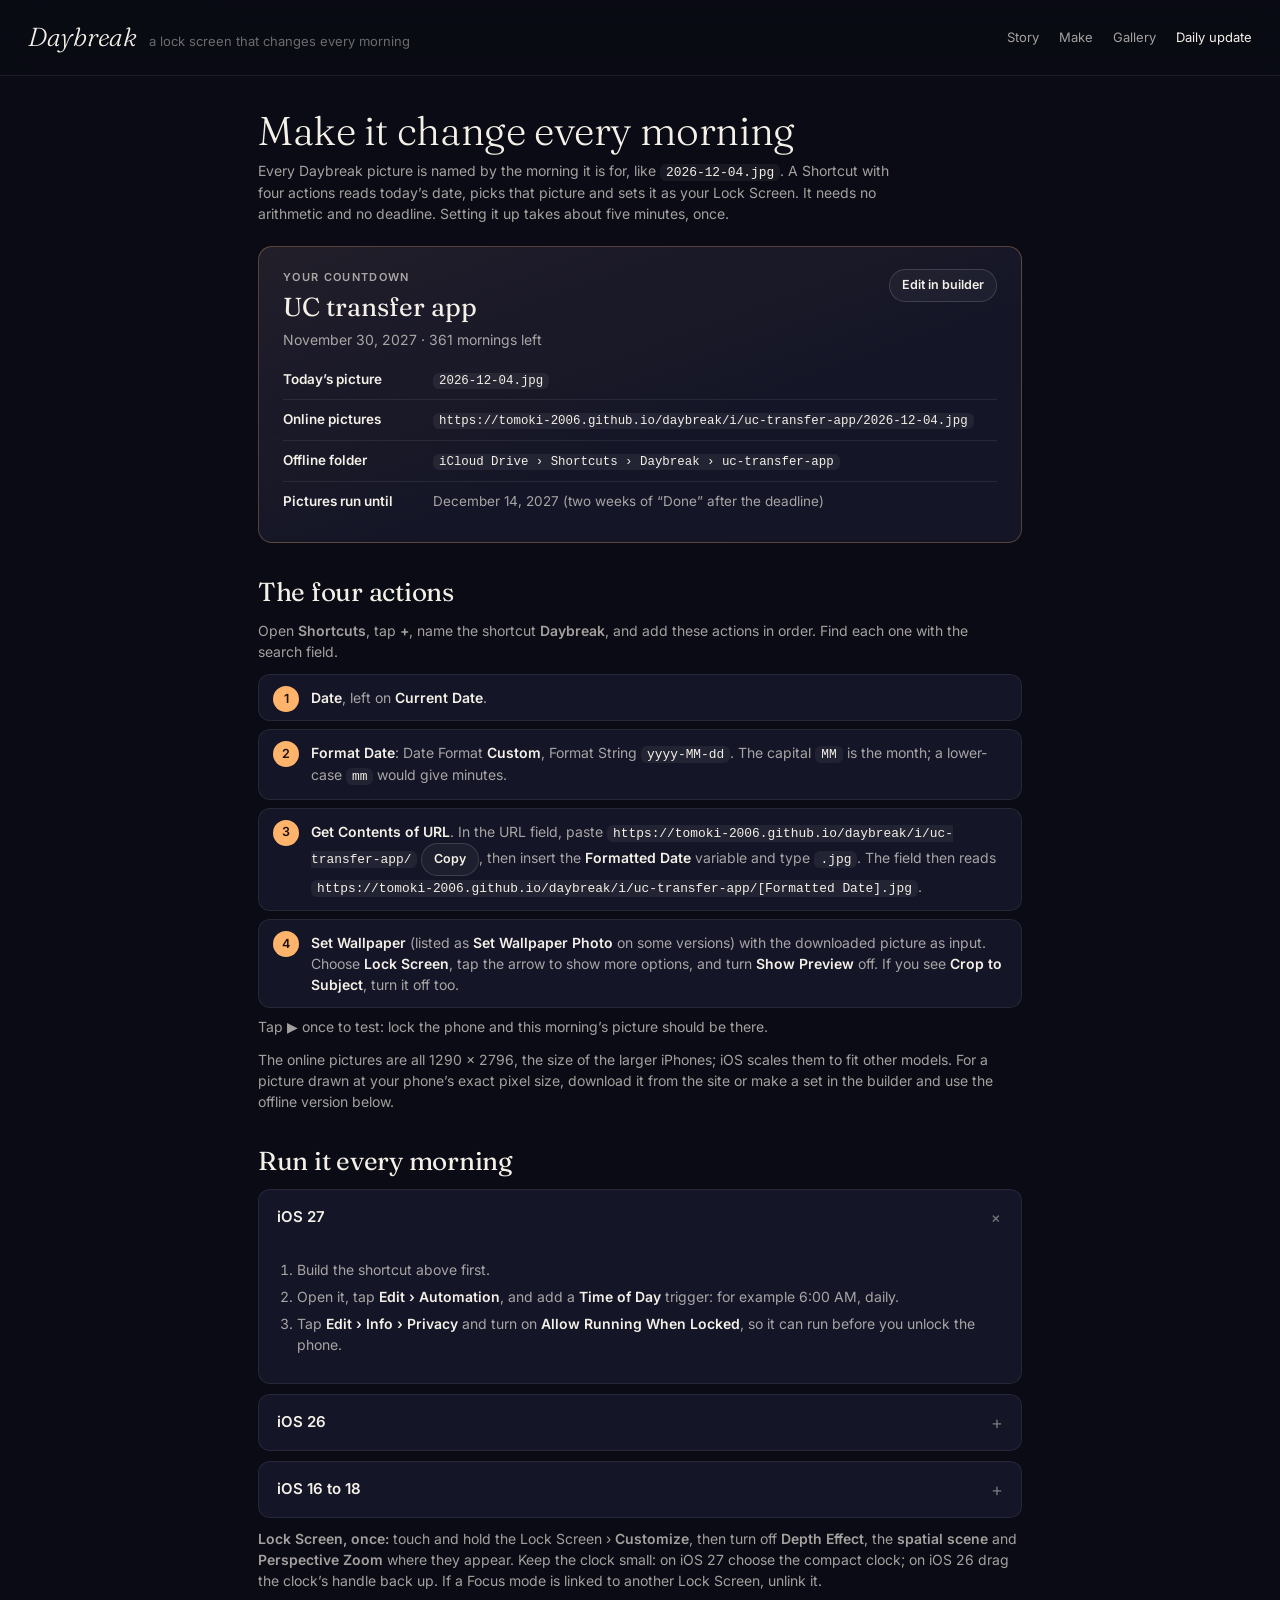
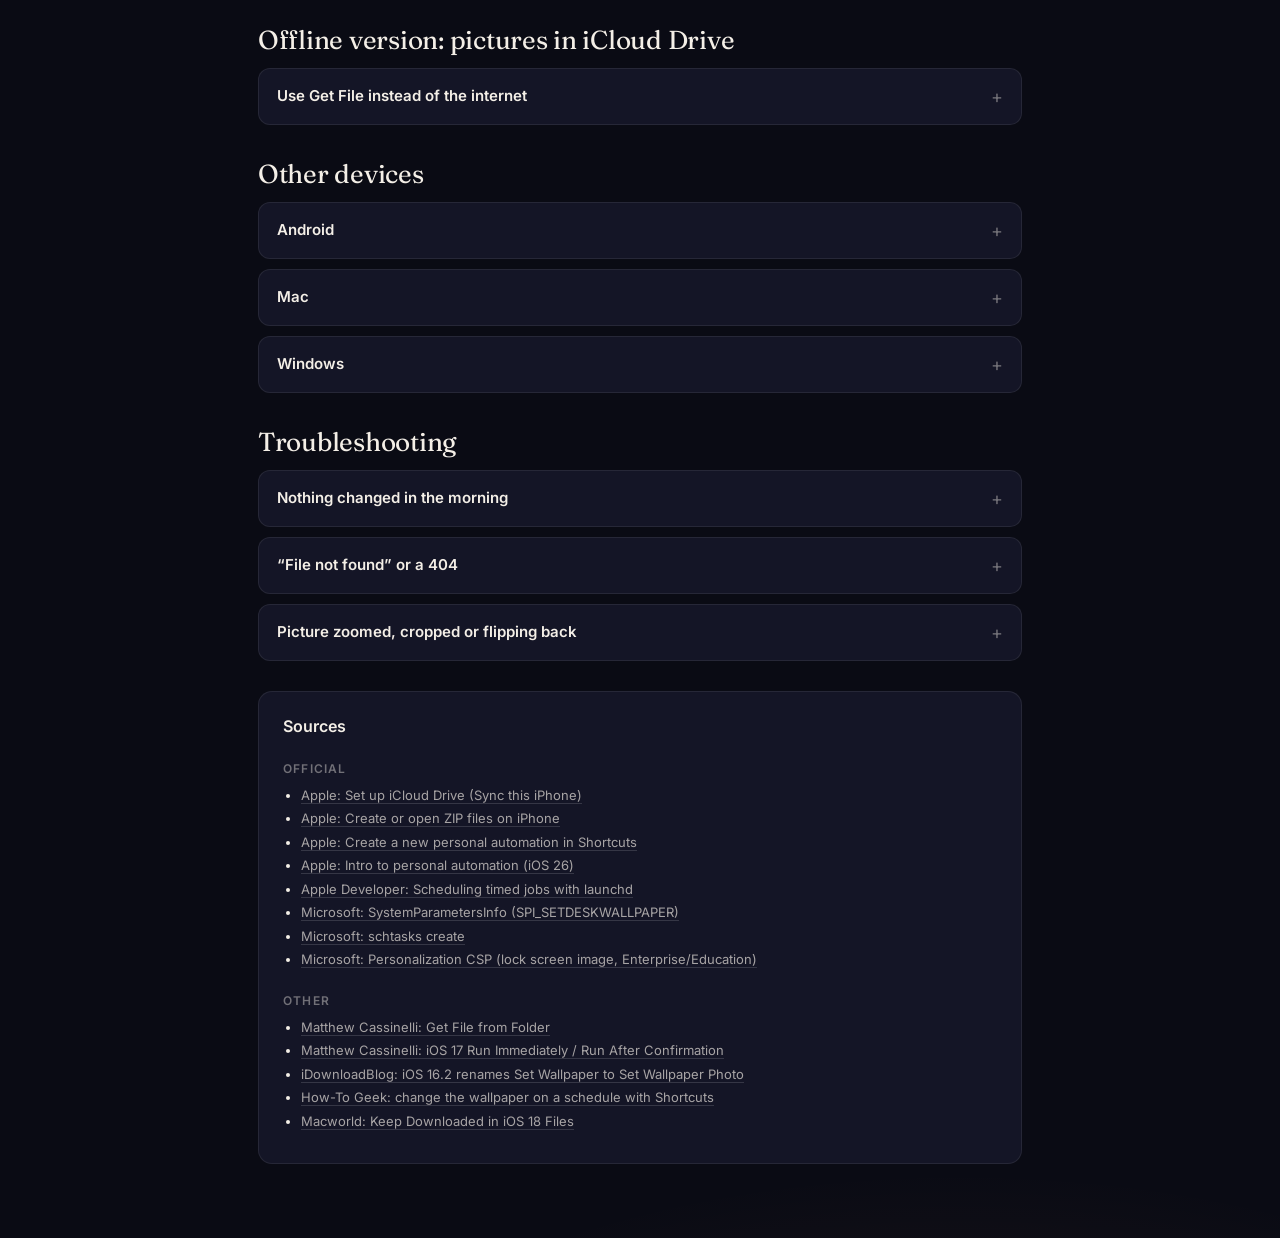
<file: shortcut.html>
<!doctype html>
<html lang="en">
  <head>
    <meta charset="UTF-8" />
    <meta name="viewport" content="width=device-width, initial-scale=1" />
    <meta name="theme-color" content="#0a0b14" />
    <title>Daybreak Daily Update</title>
    <meta name="description" content="Make a Daybreak lock screen change every morning with a four-action iPhone Shortcut: today's date picks today's picture. About five minutes to set up, once." />
    <meta property="og:type" content="website" />
    <meta property="og:url" content="https://tomoki-2006.github.io/daybreak/shortcut.html" />
    <meta property="og:title" content="Daybreak: make your lock screen change every morning" />
    <meta property="og:description" content="Four Shortcut actions: Date, Format Date, Get Contents of URL, Set Wallpaper. About five minutes to set up." />
    <meta property="og:image" content="https://tomoki-2006.github.io/daybreak/cover/og.png" />
    <meta property="og:image:width" content="1200" />
    <meta property="og:image:height" content="630" />
    <meta name="twitter:card" content="summary_large_image" />
    <meta name="twitter:title" content="Daybreak: make your lock screen change every morning" />
    <meta name="twitter:description" content="Four Shortcut actions: Date, Format Date, Get Contents of URL, Set Wallpaper. About five minutes to set up." />
    <meta name="twitter:image" content="https://tomoki-2006.github.io/daybreak/cover/og.png" />
    <link rel="icon" href="./favicon.svg" type="image/svg+xml" />
    <script type="module" crossorigin src="./assets/shortcut-Diw9ntKa.js"></script>
    <link rel="modulepreload" crossorigin href="./assets/config-BmUlUjgi.js">
    <link rel="modulepreload" crossorigin href="./assets/site-BTsRiSAJ.js">
    <link rel="stylesheet" crossorigin href="./assets/config-Dy9Zaycy.css">
    <link rel="stylesheet" crossorigin href="./assets/style-Dhhgq6KA.css">
  </head>
  <body>
    <header class="top">
      <div class="brand"><a class="home" href="./index.html"><h1>Daybreak</h1></a><span>a lock screen that changes every morning</span></div>
      <nav>
        <a href="./index.html">Story</a>
        <a href="./make.html" id="navMake">Make</a>
        <a href="./gallery.html">Gallery</a>
        <a href="./shortcut.html" aria-current="page">Daily update</a>
      </nav>
    </header>

    <main class="page guide">
      <h2>Make it change every morning</h2>
      <p class="lede">Every Daybreak picture is named by the morning it is for, like <span class="mono" id="lToday">2026-11-18.jpg</span>. A Shortcut with four actions reads today’s date, picks that picture and sets it as your Lock Screen. It needs no arithmetic and no deadline. Setting it up takes about five minutes, once.</p>

      <!-- One-screen summary, personalised from the share link, the last countdown, or the UC countdown -->
      <section class="card summary-card" id="summary">
        <div class="sum-head">
          <div>
            <p class="eyebrow">Your countdown</p>
            <h3 id="sTitle">UC transfer application</h3>
            <p class="sum-meta"><span id="sDeadline">November 30, 2027</span> · <span id="sLeft">377 mornings left</span></p>
          </div>
          <a class="btn small" id="sEdit" href="./make.html">Edit in builder</a>
        </div>
        <table class="kv">
          <tr><th>Today’s picture</th><td><span class="mono" id="sToday">2026-11-18.jpg</span></td></tr>
          <tr id="sHostedRow"><th>Online pictures</th><td><span class="mono" id="sHosted">i/uc-transfer-app/2026-11-18.jpg</span></td></tr>
          <tr><th>Offline folder</th><td><span class="mono" id="sFolder">iCloud Drive › Shortcuts › Daybreak › uc-transfer-app</span></td></tr>
          <tr><th>Pictures run until</th><td><span id="sUntil">December 14, 2027 (two weeks of “Done” after the deadline)</span></td></tr>
        </table>
        <p class="note" id="sHostedNote" hidden>This countdown’s pictures are not online yet. Use the offline version below with a ZIP from the builder, or publish the pictures with your own copy of Daybreak (see the README).</p>
      </section>

      <section id="actions">
        <h3 class="sec">The four actions</h3>
        <p class="add-shortcut" id="addShortcut" hidden></p>
        <p class="sub">Open <strong>Shortcuts</strong>, tap <strong>+</strong>, name the shortcut <strong>Daybreak</strong>, and add these actions in order. Find each one with the search field.</p>
        <ol class="steps big">
          <li><strong>Date</strong>, left on <strong>Current Date</strong>.</li>
          <li><strong>Format Date</strong>: Date Format <strong>Custom</strong>, Format String <span class="mono">yyyy-MM-dd</span>. The capital <span class="mono">MM</span> is the month; a lower-case <span class="mono">mm</span> would give minutes.</li>
          <li><strong>Get Contents of URL</strong>. In the URL field, paste <span class="mono" id="aBase">i/uc-transfer-app/</span> <button type="button" class="btn small" id="copyBase">Copy</button>, then insert the <strong>Formatted Date</strong> variable and type <span class="mono">.jpg</span>. The field then reads <span class="mono" id="aFull">i/uc-transfer-app/[Formatted Date].jpg</span>.</li>
          <li><strong>Set Wallpaper</strong> (listed as <strong>Set Wallpaper Photo</strong> on some versions) with the downloaded picture as input. Choose <strong>Lock Screen</strong>, tap the arrow to show more options, and turn <strong>Show Preview</strong> off. If you see <strong>Crop to Subject</strong>, turn it off too.</li>
        </ol>
        <p class="sub">Tap ▶ once to test: lock the phone and this morning’s picture should be there.</p>
        <p class="sub">The online pictures are all 1290 × 2796, the size of the larger iPhones; iOS scales them to fit other models. For a picture drawn at your phone’s exact pixel size, download it from the site or make a set in the builder and use the offline version below.</p>
      </section>

      <section id="automate">
        <h3 class="sec">Run it every morning</h3>
        <details open id="ios27">
          <summary>iOS 27</summary>
          <ol class="steps">
            <li>Build the shortcut above first.</li>
            <li>Open it, tap <strong>Edit › Automation</strong>, and add a <strong>Time of Day</strong> trigger: for example 6:00 AM, daily.</li>
            <li>Tap <strong>Edit › Info › Privacy</strong> and turn on <strong>Allow Running When Locked</strong>, so it can run before you unlock the phone.</li>
          </ol>
        </details>
        <details id="ios26">
          <summary>iOS 26</summary>
          <ol class="steps">
            <li><strong>Shortcuts › Automation › +</strong>, then <strong>Time of Day</strong>: 6:00 AM, <strong>Daily</strong>.</li>
            <li>Add the four actions (or choose <strong>Run Shortcut › Daybreak</strong>).</li>
            <li>Choose <strong>Run Immediately</strong> and turn <strong>Notify When Run</strong> off.</li>
          </ol>
        </details>
        <details id="ios16">
          <summary>iOS 16 to 18</summary>
          <ol class="steps">
            <li><strong>Shortcuts › Automation › +</strong> (on iOS 16: Create Personal Automation) › <strong>Time of Day</strong>, 6:00 AM, Daily.</li>
            <li>Run the <strong>Daybreak</strong> shortcut. On iOS 17 and 18 choose <strong>Run Immediately</strong>; on iOS 16 turn off <strong>Ask Before Running</strong>.</li>
          </ol>
        </details>
        <p class="sub"><strong>Lock Screen, once:</strong> touch and hold the Lock Screen › <strong>Customize</strong>, then turn off <strong>Depth Effect</strong>, the <strong>spatial scene</strong> and <strong>Perspective Zoom</strong> where they appear. Keep the clock small: on iOS 27 choose the compact clock; on iOS 26 drag the clock’s handle back up. If a Focus mode is linked to another Lock Screen, unlink it.</p>
      </section>

      <section id="offline">
        <h3 class="sec">Offline version: pictures in iCloud Drive</h3>
        <details id="m2">
          <summary>Use Get File instead of the internet</summary>
          <ol class="steps big">
            <li>In the builder, tap <strong>Download days (ZIP)</strong> on your iPhone and choose the next 30 days, the next 90 days, or all days. The pictures are JPEGs named by date.</li>
            <li>In <strong>Files</strong>, tap the ZIP once to unzip it, then move the folder to <strong>iCloud Drive › Shortcuts › Daybreak</strong>. You end up with <span class="mono" data-fill="folderFull">iCloud Drive › Shortcuts › Daybreak › uc-transfer-app › 2026-11-18.jpg …</span></li>
            <li>On iOS 18 or later, touch and hold the folder and tap <strong>Keep Downloaded</strong>, so the early-morning run works without signal.</li>
            <li>Replace action 3 with <strong>Get File</strong>: Folder <strong>Shortcuts</strong> (the default), File Path <span class="mono" data-fill="path">Daybreak/uc-transfer-app/[Formatted Date].jpg</span>, and <strong>Error If Not Found</strong> on.</li>
          </ol>
          <p class="note">A 30- or 90-day ZIP runs out. The builder tells you the last date it covers: download the next set before then.</p>
        </details>
      </section>

      <section id="more">
        <h3 class="sec">Other devices</h3>
        <details>
          <summary>Android</summary>
          <p>Copy the unzipped folder to phone storage, for example <span class="mono" data-fill="androidDir">Pictures/Daybreak/uc-transfer-app</span>. Use the <span class="mono">pixel-9</span> or <span class="mono">pixel-9-pro</span> pictures from the builder.</p>
          <h4>Tasker</h4>
          <ol class="steps">
            <li>Profile: <strong>Time</strong>, 06:00.</li>
            <li><strong>Parse/Format DateTime</strong>: Input Type <strong>Now</strong>, Output Format <span class="mono">yyyy-MM-dd</span>. The result is in <span class="mono">%formatted</span>.</li>
            <li><strong>Set Wallpaper</strong> with the image <span class="mono" data-fill="androidFile">Pictures/Daybreak/uc-transfer-app/%formatted.jpg</span>, Lock Screen where offered.</li>
          </ol>
          <p><strong>No app:</strong> each morning, set the picture by hand from Photos › Use as wallpaper.</p>
        </details>
        <details>
          <summary>Mac</summary>
          <p>Shortcuts on the Mac can set the desktop picture, which also shows behind the login screen. Use the <span class="mono">mac-16x10</span> pictures, or download one for your own screen size from the start page.</p>
          <p><strong>macOS 26 or later:</strong> build the same four actions and add a <strong>Time of Day</strong> automation set to <strong>Run Immediately</strong>.</p>
          <p><strong>Older macOS:</strong> a launchd job (StartCalendarInterval Hour 6, Minute 0) that runs:</p>
          <pre><code>/bin/zsh -c 'F=~/Daybreak/<span data-fill="slug">uc-transfer-app</span>/$(date +%F).jpg; osascript -e "tell application \"System Events\" to tell every desktop to set picture to POSIX file \"$F\""'</code></pre>
          <p class="note"><span class="mono">date +%F</span> prints the date as YYYY-MM-DD, the same as the file names.</p>
        </details>
        <details>
          <summary>Windows</summary>
          <p>This script sets the desktop wallpaper. Only Enterprise and Education editions let a script set the Windows lock screen. Save it as <span class="mono">daybreak.ps1</span> and use the <span class="mono">win-16x9</span> pictures.</p>
          <pre><code>$f = "$env:USERPROFILE\Pictures\Daybreak\<span data-fill="slug">uc-transfer-app</span>\$(Get-Date -Format yyyy-MM-dd).jpg"; Add-Type 'using System.Runtime.InteropServices;public class W{[DllImport("user32.dll",CharSet=CharSet.Unicode)]public static extern int SystemParametersInfo(int a,int b,string c,int d);}'; [W]::SystemParametersInfo(0x14,0,$f,3)</code></pre>
          <p>Schedule it:</p>
          <pre><code>schtasks /Create /TN Daybreak /SC DAILY /ST 06:00 /TR "powershell -NoProfile -WindowStyle Hidden -ExecutionPolicy Bypass -File %USERPROFILE%\daybreak.ps1"</code></pre>
        </details>
      </section>

      <section id="trouble">
        <h3 class="sec">Troubleshooting</h3>
        <details>
          <summary>Nothing changed in the morning</summary>
          <ul class="facts">
            <li>iOS 27: check <strong>Allow Running When Locked</strong> in the shortcut’s Info › Privacy. iOS 26 and earlier: the automation must say <strong>Run Immediately</strong>.</li>
            <li>Open Set Wallpaper: <strong>Show Preview</strong> must be off.</li>
            <li>The phone was off at that time. iOS doesn’t catch up on missed runs, so tap the shortcut once.</li>
          </ul>
        </details>
        <details>
          <summary>“File not found” or a 404</summary>
          <ul class="facts">
            <li>The format string must be exactly <span class="mono">yyyy-MM-dd</span>. Add <strong>Show Result</strong> after Format Date to check: it should read like <span class="mono" id="tExample">2026-11-18</span>.</li>
            <li>The pictures run until two weeks after the deadline. Before the start date there is no picture yet.</li>
            <li>Offline version: the folder names in the path must match Files exactly, including upper and lower case, and the ZIP you downloaded may have run out.</li>
          </ul>
        </details>
        <details>
          <summary>Picture zoomed, cropped or flipping back</summary>
          <ul class="facts">
            <li>Turn off Perspective Zoom. Make sure the pictures were made for your phone size (Device in the builder). The online pictures are 1290 × 2796 and iOS scales them to fit other iPhones.</li>
            <li>A Focus mode linked to another Lock Screen can make the wallpaper flip back. Unlink it.</li>
            <li>An occasional “error 2” from Set Wallpaper is an intermittent iOS error. Run again, or add <strong>Wait 1 second</strong> before it.</li>
          </ul>
        </details>
      </section>

      <section class="card sources" id="sources">
        <h3>Sources</h3>
        <h4>Official</h4>
        <ul>
          <li><a href="https://support.apple.com/en-us/HT204025">Apple: Set up iCloud Drive (Sync this iPhone)</a></li>
          <li><a href="https://support.apple.com/en-asia/102532">Apple: Create or open ZIP files on iPhone</a></li>
          <li><a href="https://support.apple.com/en-hk/guide/shortcuts/apdfbdbd7123/ios">Apple: Create a new personal automation in Shortcuts</a></li>
          <li><a href="https://support.apple.com/en-ca/guide/shortcuts/apd690170742/9.0/ios/26">Apple: Intro to personal automation (iOS 26)</a></li>
          <li><a href="https://developer.apple.com/library/archive/documentation/MacOSX/Conceptual/BPSystemStartup/Chapters/ScheduledJobs.html">Apple Developer: Scheduling timed jobs with launchd</a></li>
          <li><a href="https://learn.microsoft.com/en-us/windows/win32/api/winuser/nf-winuser-systemparametersinfow">Microsoft: SystemParametersInfo (SPI_SETDESKWALLPAPER)</a></li>
          <li><a href="https://learn.microsoft.com/en-us/windows-server/administration/windows-commands/schtasks-create">Microsoft: schtasks create</a></li>
          <li><a href="https://learn.microsoft.com/en-us/windows/client-management/mdm/personalization-csp">Microsoft: Personalization CSP (lock screen image, Enterprise/Education)</a></li>
        </ul>
        <h4>Other</h4>
        <ul>
          <li><a href="https://matthewcassinelli.com/actions/get-file-from-folder/">Matthew Cassinelli: Get File from Folder</a></li>
          <li><a href="https://matthewcassinelli.com/automations-run-immediately-shortcuts-notifications">Matthew Cassinelli: iOS 17 Run Immediately / Run After Confirmation</a></li>
          <li><a href="https://www.idownloadblog.com/2022/12/13/ios-16-2-new-shortcuts-actions/">iDownloadBlog: iOS 16.2 renames Set Wallpaper to Set Wallpaper Photo</a></li>
          <li><a href="https://www.howtogeek.com/705985/how-to-automatically-change-wallpaper-on-iphone-and-ipad-using-shortcuts/">How-To Geek: change the wallpaper on a schedule with Shortcuts</a></li>
          <li><a href="https://www.macworld.com/article/2378054/ios-18-macos-sequoia-icloud-keep-downloaded-option.html">Macworld: Keep Downloaded in iOS 18 Files</a></li>
        </ul>
      </section>
    </main>
  </body>
</html>
</file>
<file: assets/config-Dy9Zaycy.css>
@font-face{font-family:Fraunces;font-style:normal;font-display:swap;font-weight:300;src:url(./fraunces-vietnamese-300-normal-BrBjvxUu.woff2)format("woff2"),url(./fraunces-vietnamese-300-normal-CmQ6M8D-.woff)format("woff");unicode-range:U+102-103,U+110-111,U+128-129,U+168-169,U+1A0-1A1,U+1AF-1B0,U+300-301,U+303-304,U+308-309,U+323,U+329,U+1EA0-1EF9,U+20AB}@font-face{font-family:Fraunces;font-style:normal;font-display:swap;font-weight:300;src:url(./fraunces-latin-ext-300-normal-BvV3UMMg.woff2)format("woff2"),url(./fraunces-latin-ext-300-normal-BAkGoidE.woff)format("woff");unicode-range:U+100-2BA,U+2BD-2C5,U+2C7-2CC,U+2CE-2D7,U+2DD-2FF,U+304,U+308,U+329,U+1D00-1DBF,U+1E00-1E9F,U+1EF2-1EFF,U+2020,U+20A0-20AB,U+20AD-20C0,U+2113,U+2C60-2C7F,U+A720-A7FF}@font-face{font-family:Fraunces;font-style:normal;font-display:swap;font-weight:300;src:url(./fraunces-latin-300-normal-CTWA4xHV.woff2)format("woff2"),url(./fraunces-latin-300-normal-BJaf1pbq.woff)format("woff");unicode-range:U+??,U+131,U+152-153,U+2BB-2BC,U+2C6,U+2DA,U+2DC,U+304,U+308,U+329,U+2000-206F,U+20AC,U+2122,U+2191,U+2193,U+2212,U+2215,U+FEFF,U+FFFD}@font-face{font-family:Fraunces;font-style:normal;font-display:swap;font-weight:400;src:url(./fraunces-vietnamese-400-normal-CvGt0Ybw.woff2)format("woff2"),url(./fraunces-vietnamese-400-normal-B65MOf9T.woff)format("woff");unicode-range:U+102-103,U+110-111,U+128-129,U+168-169,U+1A0-1A1,U+1AF-1B0,U+300-301,U+303-304,U+308-309,U+323,U+329,U+1EA0-1EF9,U+20AB}@font-face{font-family:Fraunces;font-style:normal;font-display:swap;font-weight:400;src:url(./fraunces-latin-ext-400-normal-D8gbi3Gu.woff2)format("woff2"),url(./fraunces-latin-ext-400-normal-UihxqfOe.woff)format("woff");unicode-range:U+100-2BA,U+2BD-2C5,U+2C7-2CC,U+2CE-2D7,U+2DD-2FF,U+304,U+308,U+329,U+1D00-1DBF,U+1E00-1E9F,U+1EF2-1EFF,U+2020,U+20A0-20AB,U+20AD-20C0,U+2113,U+2C60-2C7F,U+A720-A7FF}@font-face{font-family:Fraunces;font-style:normal;font-display:swap;font-weight:400;src:url(./fraunces-latin-400-normal-6IfK1voy.woff2)format("woff2"),url(./fraunces-latin-400-normal-NUPT2cO8.woff)format("woff");unicode-range:U+??,U+131,U+152-153,U+2BB-2BC,U+2C6,U+2DA,U+2DC,U+304,U+308,U+329,U+2000-206F,U+20AC,U+2122,U+2191,U+2193,U+2212,U+2215,U+FEFF,U+FFFD}@font-face{font-family:Fraunces;font-style:normal;font-display:swap;font-weight:600;src:url(./fraunces-vietnamese-600-normal-BjlAJixd.woff2)format("woff2"),url(./fraunces-vietnamese-600-normal-DlAl5EAR.woff)format("woff");unicode-range:U+102-103,U+110-111,U+128-129,U+168-169,U+1A0-1A1,U+1AF-1B0,U+300-301,U+303-304,U+308-309,U+323,U+329,U+1EA0-1EF9,U+20AB}@font-face{font-family:Fraunces;font-style:normal;font-display:swap;font-weight:600;src:url(./fraunces-latin-ext-600-normal-BtzmzP0X.woff2)format("woff2"),url(./fraunces-latin-ext-600-normal-B0Dy4lqi.woff)format("woff");unicode-range:U+100-2BA,U+2BD-2C5,U+2C7-2CC,U+2CE-2D7,U+2DD-2FF,U+304,U+308,U+329,U+1D00-1DBF,U+1E00-1E9F,U+1EF2-1EFF,U+2020,U+20A0-20AB,U+20AD-20C0,U+2113,U+2C60-2C7F,U+A720-A7FF}@font-face{font-family:Fraunces;font-style:normal;font-display:swap;font-weight:600;src:url(./fraunces-latin-600-normal-BFCDtZfi.woff2)format("woff2"),url(./fraunces-latin-600-normal-DL5QCzvS.woff)format("woff");unicode-range:U+??,U+131,U+152-153,U+2BB-2BC,U+2C6,U+2DA,U+2DC,U+304,U+308,U+329,U+2000-206F,U+20AC,U+2122,U+2191,U+2193,U+2212,U+2215,U+FEFF,U+FFFD}@font-face{font-family:Fraunces;font-style:italic;font-display:swap;font-weight:300;src:url(./fraunces-vietnamese-300-italic-DRw_6I9J.woff2)format("woff2"),url(./fraunces-vietnamese-300-italic-DShBZDFq.woff)format("woff");unicode-range:U+102-103,U+110-111,U+128-129,U+168-169,U+1A0-1A1,U+1AF-1B0,U+300-301,U+303-304,U+308-309,U+323,U+329,U+1EA0-1EF9,U+20AB}@font-face{font-family:Fraunces;font-style:italic;font-display:swap;font-weight:300;src:url(./fraunces-latin-ext-300-italic-DeKB9Eki.woff2)format("woff2"),url(./fraunces-latin-ext-300-italic-IfNxATye.woff)format("woff");unicode-range:U+100-2BA,U+2BD-2C5,U+2C7-2CC,U+2CE-2D7,U+2DD-2FF,U+304,U+308,U+329,U+1D00-1DBF,U+1E00-1E9F,U+1EF2-1EFF,U+2020,U+20A0-20AB,U+20AD-20C0,U+2113,U+2C60-2C7F,U+A720-A7FF}@font-face{font-family:Fraunces;font-style:italic;font-display:swap;font-weight:300;src:url(./fraunces-latin-300-italic-Ck6y_GI5.woff2)format("woff2"),url(./fraunces-latin-300-italic-BHRYWiFF.woff)format("woff");unicode-range:U+??,U+131,U+152-153,U+2BB-2BC,U+2C6,U+2DA,U+2DC,U+304,U+308,U+329,U+2000-206F,U+20AC,U+2122,U+2191,U+2193,U+2212,U+2215,U+FEFF,U+FFFD}@font-face{font-family:Fraunces;font-style:italic;font-display:swap;font-weight:400;src:url(./fraunces-vietnamese-400-italic-BTOWH4O7.woff2)format("woff2"),url(./fraunces-vietnamese-400-italic-CO9zBbpA.woff)format("woff");unicode-range:U+102-103,U+110-111,U+128-129,U+168-169,U+1A0-1A1,U+1AF-1B0,U+300-301,U+303-304,U+308-309,U+323,U+329,U+1EA0-1EF9,U+20AB}@font-face{font-family:Fraunces;font-style:italic;font-display:swap;font-weight:400;src:url(./fraunces-latin-ext-400-italic-jodr80a5.woff2)format("woff2"),url(./fraunces-latin-ext-400-italic-CGHg0U1I.woff)format("woff");unicode-range:U+100-2BA,U+2BD-2C5,U+2C7-2CC,U+2CE-2D7,U+2DD-2FF,U+304,U+308,U+329,U+1D00-1DBF,U+1E00-1E9F,U+1EF2-1EFF,U+2020,U+20A0-20AB,U+20AD-20C0,U+2113,U+2C60-2C7F,U+A720-A7FF}@font-face{font-family:Fraunces;font-style:italic;font-display:swap;font-weight:400;src:url(./fraunces-latin-400-italic-ChpO6tcr.woff2)format("woff2"),url(./fraunces-latin-400-italic-B7iDoVhm.woff)format("woff");unicode-range:U+??,U+131,U+152-153,U+2BB-2BC,U+2C6,U+2DA,U+2DC,U+304,U+308,U+329,U+2000-206F,U+20AC,U+2122,U+2191,U+2193,U+2212,U+2215,U+FEFF,U+FFFD}@font-face{font-family:Inter;font-style:normal;font-display:swap;font-weight:400;src:url(./inter-cyrillic-ext-400-normal-BQZuk6qB.woff2)format("woff2"),url(./inter-cyrillic-ext-400-normal-DQukG94-.woff)format("woff");unicode-range:U+460-52F,U+1C80-1C8A,U+20B4,U+2DE0-2DFF,U+A640-A69F,U+FE2E-FE2F}@font-face{font-family:Inter;font-style:normal;font-display:swap;font-weight:400;src:url(./inter-cyrillic-400-normal-obahsSVq.woff2)format("woff2"),url(./inter-cyrillic-400-normal-HOLc17fK.woff)format("woff");unicode-range:U+301,U+400-45F,U+490-491,U+4B0-4B1,U+2116}@font-face{font-family:Inter;font-style:normal;font-display:swap;font-weight:400;src:url(./inter-greek-ext-400-normal-DGGRlc-M.woff2)format("woff2"),url(./inter-greek-ext-400-normal-KugGGMne.woff)format("woff");unicode-range:U+1F??}@font-face{font-family:Inter;font-style:normal;font-display:swap;font-weight:400;src:url(./inter-greek-400-normal-B4URO6DV.woff2)format("woff2"),url(./inter-greek-400-normal-q2sYcFCs.woff)format("woff");unicode-range:U+370-377,U+37A-37F,U+384-38A,U+38C,U+38E-3A1,U+3A3-3FF}@font-face{font-family:Inter;font-style:normal;font-display:swap;font-weight:400;src:url(./inter-vietnamese-400-normal-DMkecbls.woff2)format("woff2"),url(./inter-vietnamese-400-normal-Bbgyi5SW.woff)format("woff");unicode-range:U+102-103,U+110-111,U+128-129,U+168-169,U+1A0-1A1,U+1AF-1B0,U+300-301,U+303-304,U+308-309,U+323,U+329,U+1EA0-1EF9,U+20AB}@font-face{font-family:Inter;font-style:normal;font-display:swap;font-weight:400;src:url(./inter-latin-ext-400-normal-C1nco2VV.woff2)format("woff2"),url(./inter-latin-ext-400-normal-77YHD8bZ.woff)format("woff");unicode-range:U+100-2BA,U+2BD-2C5,U+2C7-2CC,U+2CE-2D7,U+2DD-2FF,U+304,U+308,U+329,U+1D00-1DBF,U+1E00-1E9F,U+1EF2-1EFF,U+2020,U+20A0-20AB,U+20AD-20C0,U+2113,U+2C60-2C7F,U+A720-A7FF}@font-face{font-family:Inter;font-style:normal;font-display:swap;font-weight:400;src:url(./inter-latin-400-normal-C38fXH4l.woff2)format("woff2"),url(./inter-latin-400-normal-CyCys3Eg.woff)format("woff");unicode-range:U+??,U+131,U+152-153,U+2BB-2BC,U+2C6,U+2DA,U+2DC,U+304,U+308,U+329,U+2000-206F,U+20AC,U+2122,U+2191,U+2193,U+2212,U+2215,U+FEFF,U+FFFD}@font-face{font-family:Inter;font-style:normal;font-display:swap;font-weight:500;src:url(./inter-cyrillic-ext-500-normal-B0yAr1jD.woff2)format("woff2"),url(./inter-cyrillic-ext-500-normal-BmqWE9Dz.woff)format("woff");unicode-range:U+460-52F,U+1C80-1C8A,U+20B4,U+2DE0-2DFF,U+A640-A69F,U+FE2E-FE2F}@font-face{font-family:Inter;font-style:normal;font-display:swap;font-weight:500;src:url(./inter-cyrillic-500-normal-BasfLYem.woff2)format("woff2"),url(./inter-cyrillic-500-normal-CxZf_p3X.woff)format("woff");unicode-range:U+301,U+400-45F,U+490-491,U+4B0-4B1,U+2116}@font-face{font-family:Inter;font-style:normal;font-display:swap;font-weight:500;src:url(./inter-greek-ext-500-normal-C4iEst2y.woff2)format("woff2"),url(./inter-greek-ext-500-normal-2j5mBUwD.woff)format("woff");unicode-range:U+1F??}@font-face{font-family:Inter;font-style:normal;font-display:swap;font-weight:500;src:url(./inter-greek-500-normal-BIZE56-Y.woff2)format("woff2"),url(./inter-greek-500-normal-Xzm54t5V.woff)format("woff");unicode-range:U+370-377,U+37A-37F,U+384-38A,U+38C,U+38E-3A1,U+3A3-3FF}@font-face{font-family:Inter;font-style:normal;font-display:swap;font-weight:500;src:url(./inter-vietnamese-500-normal-DOriooB6.woff2)format("woff2"),url(./inter-vietnamese-500-normal-mJboJaSs.woff)format("woff");unicode-range:U+102-103,U+110-111,U+128-129,U+168-169,U+1A0-1A1,U+1AF-1B0,U+300-301,U+303-304,U+308-309,U+323,U+329,U+1EA0-1EF9,U+20AB}@font-face{font-family:Inter;font-style:normal;font-display:swap;font-weight:500;src:url(./inter-latin-ext-500-normal-CV4jyFjo.woff2)format("woff2"),url(./inter-latin-ext-500-normal-BxGbmqWO.woff)format("woff");unicode-range:U+100-2BA,U+2BD-2C5,U+2C7-2CC,U+2CE-2D7,U+2DD-2FF,U+304,U+308,U+329,U+1D00-1DBF,U+1E00-1E9F,U+1EF2-1EFF,U+2020,U+20A0-20AB,U+20AD-20C0,U+2113,U+2C60-2C7F,U+A720-A7FF}@font-face{font-family:Inter;font-style:normal;font-display:swap;font-weight:500;src:url(./inter-latin-500-normal-Cerq10X2.woff2)format("woff2"),url(./inter-latin-500-normal-BL9OpVg8.woff)format("woff");unicode-range:U+??,U+131,U+152-153,U+2BB-2BC,U+2C6,U+2DA,U+2DC,U+304,U+308,U+329,U+2000-206F,U+20AC,U+2122,U+2191,U+2193,U+2212,U+2215,U+FEFF,U+FFFD}@font-face{font-family:Inter;font-style:normal;font-display:swap;font-weight:600;src:url(./inter-cyrillic-ext-600-normal-Dfes3d0z.woff2)format("woff2"),url(./inter-cyrillic-ext-600-normal-Bcila6Z-.woff)format("woff");unicode-range:U+460-52F,U+1C80-1C8A,U+20B4,U+2DE0-2DFF,U+A640-A69F,U+FE2E-FE2F}@font-face{font-family:Inter;font-style:normal;font-display:swap;font-weight:600;src:url(./inter-cyrillic-600-normal-CWCymEST.woff2)format("woff2"),url(./inter-cyrillic-600-normal-4D_pXhcN.woff)format("woff");unicode-range:U+301,U+400-45F,U+490-491,U+4B0-4B1,U+2116}@font-face{font-family:Inter;font-style:normal;font-display:swap;font-weight:600;src:url(./inter-greek-ext-600-normal-DRtmH8MT.woff2)format("woff2"),url(./inter-greek-ext-600-normal-B8X0CLgF.woff)format("woff");unicode-range:U+1F??}@font-face{font-family:Inter;font-style:normal;font-display:swap;font-weight:600;src:url(./inter-greek-600-normal-plRanbMR.woff2)format("woff2"),url(./inter-greek-600-normal-BZpKdvQh.woff)format("woff");unicode-range:U+370-377,U+37A-37F,U+384-38A,U+38C,U+38E-3A1,U+3A3-3FF}@font-face{font-family:Inter;font-style:normal;font-display:swap;font-weight:600;src:url(./inter-vietnamese-600-normal-Cc8MFFhd.woff2)format("woff2"),url(./inter-vietnamese-600-normal-BuLX-rYi.woff)format("woff");unicode-range:U+102-103,U+110-111,U+128-129,U+168-169,U+1A0-1A1,U+1AF-1B0,U+300-301,U+303-304,U+308-309,U+323,U+329,U+1EA0-1EF9,U+20AB}@font-face{font-family:Inter;font-style:normal;font-display:swap;font-weight:600;src:url(./inter-latin-ext-600-normal-D2bJ5OIk.woff2)format("woff2"),url(./inter-latin-ext-600-normal-CIVaiw4L.woff)format("woff");unicode-range:U+100-2BA,U+2BD-2C5,U+2C7-2CC,U+2CE-2D7,U+2DD-2FF,U+304,U+308,U+329,U+1D00-1DBF,U+1E00-1E9F,U+1EF2-1EFF,U+2020,U+20A0-20AB,U+20AD-20C0,U+2113,U+2C60-2C7F,U+A720-A7FF}@font-face{font-family:Inter;font-style:normal;font-display:swap;font-weight:600;src:url(./inter-latin-600-normal-LgqL8muc.woff2)format("woff2"),url(./inter-latin-600-normal-CiBQ2DWP.woff)format("woff");unicode-range:U+??,U+131,U+152-153,U+2BB-2BC,U+2C6,U+2DA,U+2DC,U+304,U+308,U+329,U+2000-206F,U+20AC,U+2122,U+2191,U+2193,U+2212,U+2215,U+FEFF,U+FFFD}
</file>
<file: assets/index-CZeKbvbk.css>
:root{--night:#0a1030;--dusk:#1c2b5e;--ember:#f0987f;--sun:#ffc98a;--sun-ink:#22160a;--paper:#f6efe4;--ink-2:#f6efe4bd;--ink-3:#f6efe485;--line:#f6efe429;--sky-top:#070b22;--sky-mid:#0d1536;--sky-low:#1a2450;--serif:Fraunces, Georgia, "Times New Roman", serif;--sans:Inter, system-ui, -apple-system, "Segoe UI", Roboto, sans-serif;--gutter:clamp(16px, 5vw, 64px);--lightningcss-light: ;--lightningcss-dark:initial;color-scheme:dark}*{box-sizing:border-box}[hidden]{display:none!important}html{-webkit-text-size-adjust:100%;scroll-behavior:smooth}@media (prefers-reduced-motion:reduce){html{scroll-behavior:auto}}body.landing{background:var(--sky-top);min-height:100vh;color:var(--paper);font:400 17px/1.55 var(--sans);-webkit-font-smoothing:antialiased;margin:0;overflow-x:hidden}.sky{z-index:-1;background:radial-gradient(120% 55% at 70% 108%, var(--sky-low) 0%, transparent 72%), linear-gradient(180deg, var(--sky-top) 0%, var(--sky-mid) 100%);position:fixed;inset:0}a{color:var(--sun);text-underline-offset:3px;text-decoration-thickness:1px}a:hover{color:#ffe2b8}:focus-visible{outline:2px solid var(--sun);outline-offset:3px;border-radius:4px}.skip{position:absolute;top:8px;left:-999px}.skip:focus{z-index:10;background:var(--night);padding:8px 12px;left:12px}.bar{padding:20px var(--gutter) 0;justify-content:space-between;align-items:baseline;gap:16px;max-width:1280px;margin:0 auto;display:flex}.mark{font:italic 400 22px/1 var(--serif);color:var(--paper);letter-spacing:-.01em;text-decoration:none}.bar nav{flex-wrap:wrap;justify-content:flex-end;gap:22px;display:flex}.bar nav a{color:var(--ink-2);font-size:14px;text-decoration:none}.bar nav a:hover{color:var(--paper)}main{max-width:1280px;padding:0 var(--gutter);margin:0 auto}.hero{grid-template:".phone"1fr"head phone""meta phone"".phone"1.15fr/minmax(0,1fr) auto;align-items:start;column-gap:clamp(32px,6vw,96px);min-height:min(860px,100vh - 60px);padding:clamp(28px,7vh,72px) 0 clamp(40px,8vh,96px);display:grid}.hero-head{grid-area:head}.hero-meta{grid-area:meta;padding-top:clamp(28px,5vh,56px)}.wordmark{font:italic 300 clamp(72px, 10.5vw, 150px)/.92 var(--serif);letter-spacing:-.035em;margin:0 0 0 -.04em}.tagline{font:300 clamp(22px, 2.3vw, 31px)/1.25 var(--serif);color:var(--paper);max-width:19em;margin:clamp(16px,2.3vw,34px) 0 0}.hero-sub{color:var(--ink-2);max-width:25em;margin:10px 0 0;font-size:17px;line-height:1.5}.today-label{color:var(--ink-2);max-width:30em;min-height:3em;margin:0 0 22px;font-size:18px;line-height:1.5}.today-label strong{color:var(--paper);font-weight:600}.hero-actions{flex-wrap:wrap;gap:12px;display:flex}.phone-wrap{grid-area:phone;justify-self:end;justify-items:center;gap:14px;margin:0;display:grid}.landing .bar{justify-content:flex-end}.landing .bar .mark{display:none}.phone{--pw:clamp(250px, min(27vw, 38vh), 340px);--bz:calc(var(--pw) * .032);width:var(--pw);aspect-ratio:1206/2622;border-radius:calc(var(--pw) * .16);background:linear-gradient(150deg,#7a7c86 0%,#2a2b33 38%,#1a1b21 60%,#5a5c66 100%);height:auto;transition:opacity .4s;position:relative;box-shadow:0 50px 120px -40px #000c,inset 0 0 0 1px #ffffff12}.phone:before{content:"";inset:calc(var(--bz) * .45);border-radius:calc(var(--pw) * .15);background:#000;position:absolute}.phone canvas{left:var(--bz);top:var(--bz);width:calc(100% - var(--bz) * 2);height:calc(100% - var(--bz) * 2);border-radius:calc(var(--pw) * .13);display:block;position:absolute}.phone canvas#screen{background-color:#0b0f1e;background-position:50%;background-size:cover}.phone.fade canvas#screen{animation:.5s ease-out settle}@keyframes settle{0%{opacity:.35}to{opacity:1}}.phone-cap{color:var(--ink-3);font-variant-numeric:tabular-nums;min-height:1.4em;margin:0;font-size:13px}.phone-note{color:var(--ink-3);margin:-10px 0 0;font-size:13px}.btn{min-height:44px;font:600 15px/1.2 var(--sans);color:var(--paper);cursor:pointer;border:1px solid var(--line);background:#f6efe414;border-radius:999px;justify-content:center;align-items:center;gap:8px;padding:10px 20px;text-decoration:none;transition:background .15s,transform 50ms;display:inline-flex}.btn:hover{color:var(--paper);background:#f6efe424}.btn:active{transform:translateY(1px)}.btn.primary{background:var(--sun);color:var(--sun-ink);border-color:#0000}.btn.primary:hover{color:var(--sun-ink);background:#ffd8a6}.btn.small{min-height:34px;padding:6px 14px;font-size:13.5px}.btn.big{min-height:54px;padding:14px 26px;font-size:16px}.btn.dl{flex-direction:column;gap:2px;padding:11px 28px;line-height:1.2}.dl-size{font:500 12.5px/1.2 var(--sans);opacity:.72;font-variant-numeric:tabular-nums}.dl-size:empty{display:none}.add-shortcut{flex-wrap:wrap;align-items:center;gap:10px 16px;display:flex;margin:6px 0 18px!important}.add-shortcut span{color:var(--ink-2);font-size:15px}.btn:disabled{opacity:.6;cursor:progress}main>section{padding:clamp(56px,10vh,120px) 0 0}h2{font:400 clamp(32px, 3.6vw, 46px)/1.1 var(--serif);letter-spacing:-.015em;margin:0 0 18px}h3{font:600 17px/1.3 var(--sans);margin:0 0 8px}section>p,.lede{max-width:36em;color:var(--ink-2);margin:0 0 16px}.story.with-shot{grid-template-columns:minmax(0,1fr) minmax(0,.36fr);align-items:start;gap:clamp(28px,5vw,72px);display:grid}.phone-shot{margin:0}.phone-shot img{aspect-ratio:auto 1206/2622;border-radius:22px;width:100%;max-width:300px;height:auto;display:block;box-shadow:0 30px 70px -36px #000c}.phone-shot figcaption,.first-note figcaption{color:var(--ink-3);margin-top:8px;font-size:13px}.first-note{margin:18px 0 0}.first-note img{border:1px solid var(--line);background:#111;border-radius:12px;width:100%;max-width:750px;height:auto;display:block}.phone-note-shot{margin:22px 0 0}.phone-note-shot img{aspect-ratio:auto 1206/2622;background:#0a0a10;border-radius:22px;width:100%;max-width:300px;height:auto;display:block;box-shadow:0 30px 70px -36px #000c}.phone-note-shot figcaption{color:var(--ink-3);margin-top:8px;font-size:13px}.sr-only{clip:rect(0 0 0 0);white-space:nowrap;border:0;width:1px;height:1px;margin:-1px;padding:0;position:absolute;overflow:hidden}.story-text{font:300 clamp(21px, 2vw, 26px)/1.62 var(--serif);color:var(--paper);max-width:30em;margin:0}.gemini .steps{gap:clamp(48px,8vh,88px);margin:36px 0 0;padding:0;list-style:none;display:grid}.step{grid-template-columns:minmax(0,.9fr) minmax(0,1.25fr);align-items:start;gap:clamp(24px,4vw,56px);display:grid}.step-text p{color:var(--ink-2);max-width:30em;margin:0 0 12px}.step h3{font:400 28px/1.15 var(--serif);align-items:baseline;gap:12px;margin-bottom:12px;display:flex}.step-n{font:600 14px/1 var(--sans);color:var(--sun-ink);background:var(--sun);border-radius:50%;place-items:center;width:26px;height:26px;display:inline-grid;transform:translateY(-3px)}.step-art{grid-template-columns:minmax(0,1fr);gap:16px;min-width:0;display:grid}.step-art figure{margin:0}.step-art figcaption{color:var(--ink-3);margin-bottom:6px;font-size:13px}blockquote{white-space:pre-line;color:var(--ink-2);border-left:2px solid var(--line);margin:0;padding:2px 0 2px 14px;font-size:15px;line-height:1.5}blockquote.reply{color:var(--paper);font:400 18px/1.45 var(--serif)}details summary{cursor:pointer;color:var(--ink-3);margin-top:8px;font-size:13.5px}details pre{white-space:pre-wrap;overflow-wrap:anywhere;font:13px/1.5 var(--sans);color:var(--ink-2);margin:8px 0 0}.plan-lines{gap:4px;margin:0;padding:0;list-style:none;display:grid}.plan-lines li{font:400 19px/1.35 var(--serif);grid-template-columns:4.6em 1fr;gap:10px;display:grid}.plan-lines time{font:500 14px/1.9 var(--sans);color:var(--sun);font-variant-numeric:tabular-nums}.plan-habit{font:italic 300 18px/1.4 var(--serif);color:var(--ink-2);margin:10px 0 0}.chat-link{font-size:15px;font-weight:600}.step-paint{grid-template-columns:minmax(0,1fr);row-gap:26px}.step-paint .step-text p{max-width:40em}.paint-stage{grid-template-columns:minmax(0,.8fr) minmax(0,3.6fr) minmax(0,1fr);align-items:start;gap:clamp(18px,2.6vw,36px);display:grid}.paint-stage figure{margin:0}.paint-stage figcaption{color:var(--ink-3);margin-top:8px;font-size:13px}.paintings ol{grid-template-columns:repeat(4,minmax(0,1fr));gap:12px;margin:0;padding:0;list-style:none;display:grid}.paintings li{gap:7px;display:grid}.paintings .pname{color:var(--ink-2);font-size:14px;transition:color .15s}.paintings li.on .pname{color:var(--paper)}.paintings img,.draft img,.draft .ph-box{aspect-ratio:9/16;object-fit:cover;background:#0b0f1e;border-radius:12px;width:100%;display:block}.pw{background:var(--line);border-radius:2px;height:3px;display:block;overflow:hidden}.pw i{height:100%;width:calc(var(--w,0) * 100%);background:var(--sun);display:block}.year{grid-template-columns:auto minmax(0,1fr);align-items:center;gap:18px;margin-top:14px;display:grid}.paintings-wide{margin:20px 0 0!important}.paintings-wide ol{grid-template-columns:repeat(4,minmax(0,1fr));gap:12px;margin:0;padding:0;list-style:none;display:grid}.paintings-wide li{gap:6px;display:grid}.paintings-wide img{aspect-ratio:640/398;object-fit:cover;background:#0b0f1e;border-radius:8px;width:100%;height:auto;display:block}.paintings-wide .pname{color:var(--ink-2);font-size:13px}.year label{font:600 15px/1.2 var(--sans);color:var(--paper)}.year input[type=range]{width:100%;min-height:44px;accent-color:var(--sun);cursor:pointer;touch-action:pan-y;margin:0}.blend canvas{aspect-ratio:1206/2622;background:#0b0f1e;border-radius:14px;width:100%;display:block;box-shadow:0 30px 60px -32px #000000bf}.blend figcaption{font:400 14px/1.45 var(--sans);font-variant-numeric:tabular-nums;min-height:2.9em;color:var(--ink-2)!important}.blend figcaption span{color:var(--ink-3)}.blend figcaption b{color:var(--paper);font-weight:600}.in-gemini{min-width:0;margin:18px 0 0}.in-gemini>figcaption{font:600 13px/1.3 var(--sans);color:var(--ink-3);margin-bottom:10px}.shots{grid-template-columns:repeat(auto-fill,minmax(150px,1fr));gap:14px;max-width:900px;margin:0;padding:0;list-style:none;display:grid}.shot-link{color:var(--ink-2);gap:7px;font-size:13.5px;line-height:1.35;text-decoration:none;display:grid}.shot-link img{aspect-ratio:4/3;object-fit:cover;border:1px solid var(--line);background:#131314;border-radius:10px;width:100%;height:auto;transition:border-color .15s;display:block}.shot-link:hover{color:var(--paper)}.shot-link:hover img{border-color:#ffc98ab3}.step-paint>.in-gemini .shots{max-width:720px}dialog.lightbox{color:var(--paper);background:0 0;border:0;max-width:min(1200px,94vw);max-height:94vh;padding:0;overflow:visible}dialog.lightbox::backdrop{background:#040612e0}.lightbox figure{justify-items:center;gap:10px;margin:0;display:grid}.lightbox img{border-radius:10px;width:auto;max-width:min(1200px,94vw);height:auto;max-height:calc(94vh - 48px);display:block}.lightbox figcaption{color:var(--ink-2);text-align:center;font-size:14px}.lb-btn{border:1px solid var(--line);width:44px;height:44px;color:var(--paper);font:400 26px/1 var(--sans);cursor:pointer;background:#0a0e22cc;border-radius:50%;place-items:center;display:grid;position:fixed}.lb-btn:hover{background:#282e50e6}.lb-close{top:16px;right:16px}.lb-prev{top:50%;left:16px;transform:translateY(-50%)}.lb-next{top:50%;right:16px;transform:translateY(-50%)}@media (width<=900px){.lightbox img{max-width:94vw;max-height:calc(94vh - 120px)}.lightbox figure{padding-bottom:60px}.lb-prev,.lb-next{top:auto;bottom:14px;transform:none}.lb-prev{left:calc(50% - 64px)}.lb-next{right:calc(50% - 64px)}.lightbox figcaption{margin-bottom:4px}}.brief-line{color:var(--ink-2)}details.briefs{max-width:44em;margin:4px 0 0}details.briefs summary{color:var(--sun);font-size:14.5px}.briefs-note{color:var(--ink-3)!important;margin:10px 0 0!important;font-size:13px!important}details.briefs h4{font:600 14px/1.3 var(--sans);color:var(--paper);margin:18px 0 6px}.brief{white-space:pre-line;color:var(--ink-2);border-left:2px solid var(--line);padding-left:14px;font-size:14px;line-height:1.55}.schedule{color:var(--paper)!important}.small-note{font-size:14px;color:var(--ink-3)!important}.ph-badge{font:600 11px/1 var(--sans);letter-spacing:.02em;color:#2a1600;vertical-align:2px;background:repeating-linear-gradient(-45deg,#ffd27a 0 6px,#ffbe4d 6px 12px);border-radius:4px;padding:4px 7px;display:inline-block}.ph-box{text-align:center;color:var(--ink-2);border:2px dashed #ffd27a99;place-items:center;padding:10px;font-size:14px;display:grid!important}.ph-box small{color:var(--ink-3)}.ph-note{color:#ffd27a}.set-row{flex-wrap:wrap;align-items:center;gap:14px 22px;margin:22px 0 14px;display:flex}.other{color:var(--ink-3);align-items:center;gap:10px;font-size:14px;display:flex}.other select{font:500 14px var(--sans);color:var(--paper);border:1px solid var(--line);background:#f6efe414;border-radius:10px;max-width:min(360px,70vw);padding:9px 10px}.set-fits{font-size:14px;color:var(--ink-3)!important;margin:-4px 0 14px!important}.set-how{font-size:15px;color:var(--ink-3)!important}.set-status{min-height:1.5em;color:var(--ink-2);font-size:14px}.qr{align-items:center;gap:18px;margin-top:24px;display:flex}.qr-code{border-radius:10px;flex:none;width:112px;height:112px;overflow:hidden}.qr-code svg{width:100%;height:100%;display:block}.qr p{color:var(--ink-3);max-width:22em;margin:0;font-size:14px}.recipe{counter-reset:a;gap:10px;max-width:760px;margin:26px 0 28px;padding:0;list-style:none;display:grid}.recipe li{counter-increment:a;border-top:1px solid var(--line);grid-template-columns:34px minmax(0,1fr);align-items:baseline;gap:6px 14px;padding:14px 0;display:grid}.recipe li:last-child{border-bottom:1px solid var(--line)}.recipe li:before{content:counter(a);font:300 30px/1 var(--serif);color:var(--sun);grid-row:span 3}.recipe b{font-size:17px;font-weight:600}.recipe span,.recipe code{color:var(--ink-2);font-size:15px}.recipe code{font:500 15px var(--sans);color:var(--paper);background:#f6efe417;border-radius:5px;padding:1px 6px}.url{overflow-wrap:anywhere;font-weight:500;color:var(--paper)!important}.recipe .tok,.tok{font:600 12.5px/1 var(--sans);background:var(--sun);vertical-align:1px;border-radius:6px;margin:0 2px;padding:4px 7px;display:inline-block;color:var(--sun-ink)!important}.recipe .btn{grid-column:2;justify-self:start}.when{max-width:760px}.when p{color:var(--ink-2);margin:0 0 10px;font-size:15.5px}.when b{color:var(--paper)}.tip{color:var(--ink-3)!important}.more{font-weight:600}.make-links{flex-wrap:wrap;gap:12px;margin:22px 0;display:flex}.same-deadline{font:italic 300 20px/1.5 var(--serif);color:var(--paper)!important}.make.band{isolation:isolate;min-height:clamp(520px,66vh,760px);padding:clamp(72px, 12vh, 132px) max(var(--gutter), calc(50vw - 640px + var(--gutter)));align-items:center;margin:clamp(56px,10vh,120px) calc(50% - 50vw) 0;display:flex;position:relative}.band-text{max-width:min(560px,44%);position:relative}.band-text>p:not(.same-deadline){color:var(--ink-2);max-width:36em;margin:0 0 16px}.band-art{z-index:-1;pointer-events:none;position:absolute;inset:0;overflow:hidden;-webkit-mask-image:linear-gradient(#0000,#000 16% 86%,#0000);mask-image:linear-gradient(#0000,#000 16% 86%,#0000)}.band-art img{object-fit:cover;object-position:72% 58%;width:100%;height:100%;display:block}.credits{max-width:1280px;padding:28px var(--gutter) 40px;color:var(--ink-3);margin:clamp(72px,12vh,140px) auto 0;font-size:14px}.credits p{max-width:48em;margin:0 0 6px}.credit-note{font-style:italic}@media (width<=860px){.hero{grid-template:"head""phone""meta"/minmax(0,1fr);row-gap:18px;min-height:0;padding-top:6px}.hero-meta{padding-top:0}.phone-wrap{justify-self:center;gap:8px}.phone{--pw:clamp(200px, min(52vw, 30vh), 300px)}.wordmark{font-size:clamp(56px,16vw,96px)}.tagline{margin-top:12px;font-size:21px}.hero-sub{margin-top:6px;font-size:16px}.today-label{min-height:0;margin-bottom:14px;font-size:16.5px}.step{grid-template-columns:minmax(0,1fr)}.paint-stage{grid-template-columns:minmax(0,1.55fr) minmax(0,1fr);align-items:end;row-gap:14px}.paint-main{display:contents}.paint-stage .blend{order:1}.paint-stage .draft{order:2}.paint-stage .paintings{order:3;grid-column:1/-1}.paint-stage .year{order:4;grid-column:1/-1;margin-top:0}.paint-stage .shot{order:5;grid-column:1/-1}.paintings ol{grid-template-columns:repeat(4,minmax(0,1fr));gap:8px}.paintings .pname{font-size:12px}.paint-stage .paintings-wide{order:4;grid-column:1/-1;margin-top:2px!important}.paintings-wide ol{gap:8px}.paintings-wide .pname{font-size:12px}.make.band{min-height:0;padding:clamp(56px, 10vh, 120px) var(--gutter) 0;display:block}.band-text{max-width:none}.band-art{z-index:0;margin:26px calc(-1 * var(--gutter)) 0;aspect-ratio:6/5;position:relative;inset:auto;-webkit-mask-image:linear-gradient(#0000,#000 22% 84%,#0000);mask-image:linear-gradient(#0000,#000 22% 84%,#0000)}.band-art img{object-position:85% 57%;transform-origin:77% 57%;transform:scale(1.7)}.story.with-shot{grid-template-columns:minmax(0,1fr)}.phone-shot img,.phone-note-shot img{max-width:240px}.bar{padding-top:14px}.bar nav{gap:14px}.bar nav a:not(:first-child):not(:nth-child(2)){display:none}.landing .bar{padding-top:12px}}@media (width<=480px){body.landing{font-size:16px}.year{grid-template-columns:minmax(0,1fr);gap:2px}.btn.big{white-space:normal;text-align:center;width:100%}.other{width:100%}.other select{flex:1;min-width:0;max-width:none}}.quotes p{color:var(--ink-2);margin:0 0 10px}blockquote.gq{border-left:2px solid var(--sun);color:var(--paper);font:italic 300 21px/1.45 var(--serif);white-space:normal;margin:0 0 12px;padding:2px 0 2px 16px}.lesson{font:400 22px/1.45 var(--serif)!important;color:var(--paper)!important;margin:20px 0 18px!important}.plan-lines li.dropped span,.plan-lines li.dropped time{color:var(--ink-3);text-decoration:line-through;text-decoration-thickness:1px}blockquote.mine{color:var(--ink-2);white-space:normal;border-left-color:#9fb4ff80;margin-top:10px;font-size:14px}.first-answer .plan-lines li{font-size:16px}.first-answer .plan-lines time{font-size:13px}.today-label,.story-text,.step-text p,section>p{text-wrap:pretty}h2,.tagline{text-wrap:balance}
</file>
<file: assets/style-Dhhgq6KA.css>
:root{--bg:#0a0b14;--bg-2:#11121f;--panel:#141526;--line:#ffffff14;--line-2:#ffffff24;--ink:#f4efe7;--ink-2:#f4efe7a8;--ink-3:#f4efe76b;--accent:#ffb36b;--accent-ink:#1b1208;--radius:14px;--serif:Fraunces, Georgia, serif;--sans:Inter, system-ui, -apple-system, "Segoe UI", Roboto, sans-serif;--lightningcss-light: ;--lightningcss-dark:initial;color-scheme:dark}*{box-sizing:border-box}[hidden]{display:none!important}html,body{margin:0}body{background:radial-gradient(1200px 600px at 75% 110%, #ff965a1a, transparent 60%), radial-gradient(900px 500px at 10% -10%, #5a6edc1f, transparent 60%), var(--bg);color:var(--ink);font-family:var(--sans);-webkit-font-smoothing:antialiased;min-height:100vh;font-size:14px;line-height:1.5}a{color:var(--accent);text-decoration:none}a:hover{text-decoration:underline}.top{border-bottom:1px solid var(--line);z-index:5;-webkit-backdrop-filter:blur(12px);backdrop-filter:blur(12px);background:#0a0b14d1;justify-content:space-between;align-items:center;padding:18px 28px;display:flex;position:sticky;top:0}.brand{align-items:baseline;gap:12px;display:flex}.brand h1{font-family:var(--serif);letter-spacing:-.01em;margin:0;font-size:26px;font-style:italic;font-weight:300}.brand span{color:var(--ink-3);font-size:13px}.top nav{gap:20px;font-size:13px;display:flex}.top nav a{color:var(--ink-2)}.top nav a[aria-current=page]{color:var(--ink)}.app{grid-template:"hero stage""form stage"1fr/minmax(340px,440px) 1fr;min-height:calc(100vh - 66px);display:grid}.hero{border-right:1px solid var(--line);grid-area:hero;padding:22px 28px 4px}.controls{border-right:1px solid var(--line);grid-area:form;padding:14px 28px 48px}.stage{flex-direction:column;grid-area:stage;align-self:start;align-items:center;gap:16px;max-height:calc(100vh - 66px);padding:24px 24px 40px;display:flex;position:sticky;top:66px;overflow:auto}.hero h2{font-family:var(--serif);letter-spacing:-.015em;margin:0 0 10px;font-size:31px;font-weight:400;line-height:1.1}.hero-sub{color:var(--ink-2);max-width:34em;margin:0 0 10px;font-size:14.5px}.hero-points{gap:4px;margin:0 0 14px;padding:0;list-style:none;display:grid}.hero-points li{color:var(--ink);align-items:baseline;gap:10px;font-size:14px;display:flex}.hero-points .dot{background:linear-gradient(#ffd296,#f0987f);border-radius:50%;flex:none;width:7px;height:7px;transform:translateY(-1px)}.hero-actions{flex-wrap:wrap;gap:10px;display:flex}.stage-note{color:var(--ink-3);text-align:center;max-width:420px;margin:0;font-size:12.5px}@media (width<=860px){.app{grid-template:"hero""stage""form"/1fr}.hero{border-right:0;padding:22px 16px 4px}.hero h2{font-size:28px}.stage{border-bottom:1px solid var(--line);max-height:none;padding:14px 16px 26px;position:static;overflow:visible}.stage .stage-head{order:3}.stage .stage-note{order:4}.hero-actions .btn{flex:auto}.controls{border-right:0;padding:20px 16px 28px}.top{padding:14px 16px}.brand span{display:none}.top nav{gap:14px}}fieldset{border:0;min-width:0;margin:0 0 26px;padding:0}legend{letter-spacing:.12em;text-transform:uppercase;color:var(--ink-3);margin-bottom:12px;padding:0;font-size:11px;font-weight:600}.field{gap:6px;margin-bottom:14px;display:grid}.field>span{color:var(--ink-2);font-size:12.5px}.row{grid-template-columns:1fr 1fr;gap:12px;display:grid}.row-3{grid-template-columns:1fr 1fr auto;align-items:end;gap:8px;display:grid}input[type=text],input[type=date],input[type=number],select{background:var(--bg-2);width:100%;min-width:0;color:var(--ink);border:1px solid var(--line-2);font:inherit;border-radius:10px;padding:9px 11px;font-size:14px;transition:border-color .15s,box-shadow .15s}input:focus,select:focus{border-color:var(--accent);outline:none;box-shadow:0 0 0 3px #ffb36b2e}input[type=color]{border:1px solid var(--line-2);background:var(--bg-2);cursor:pointer;border-radius:10px;width:44px;height:38px;padding:3px}.hint{color:var(--ink-3);margin-top:-6px;margin-bottom:12px;font-size:12px}.counter{color:var(--ink-3);justify-self:end;margin-top:-4px;font-size:11px}.seg{border:1px solid var(--line-2);background:var(--bg-2);border-radius:10px;width:100%;padding:3px;display:inline-flex}.seg label{text-align:center;cursor:pointer;flex:1}.seg input{opacity:0;pointer-events:none;position:absolute}.seg span{color:var(--ink-2);border-radius:7px;padding:6px 8px;font-size:13px;display:block}.seg input:checked+span{color:var(--ink);background:#ffffff1a}.seg input:focus-visible+span{outline:2px solid var(--accent)}.themes{grid-template-columns:repeat(5,1fr);gap:8px;display:grid}.theme-card{cursor:pointer;position:relative}.theme-card input{opacity:0;position:absolute}.theme-card canvas{aspect-ratio:9/16;border:1px solid var(--line-2);background:#111;border-radius:10px;width:100%;display:block}.theme-card span{text-align:center;color:var(--ink-2);margin-top:5px;font-size:12px;display:block}.theme-card input:checked~canvas{border-color:var(--accent);box-shadow:0 0 0 2px #ffb36b59}.theme-card input:checked~span{color:var(--ink)}.theme-card input:focus-visible~canvas{outline:2px solid var(--accent);outline-offset:2px}.milestones{gap:8px;display:grid}.ms{grid-template-columns:138px 1fr 32px;align-items:center;gap:8px;display:grid}.ms input[type=date]{padding:8px;font-size:13px}.icon-btn{border:1px solid var(--line-2);width:32px;height:32px;color:var(--ink-2);cursor:pointer;background:0 0;border-radius:8px;font-size:16px;line-height:1}.icon-btn:hover{color:var(--ink);border-color:var(--ink-3)}.btn{font:inherit;cursor:pointer;border:1px solid var(--line-2);color:var(--ink);white-space:nowrap;background:#ffffff0a;border-radius:999px;justify-content:center;align-items:center;gap:8px;padding:10px 18px;font-size:13.5px;font-weight:600;transition:background .15s,transform 50ms;display:inline-flex}.btn:hover{background:#ffffff17}.btn:active{transform:translateY(1px)}.btn.primary{background:var(--accent);color:var(--accent-ink);border-color:#0000}.btn.primary:hover{filter:brightness(1.06)}.btn.small{padding:6px 12px;font-size:12.5px}.btn:disabled{opacity:.5;cursor:default}.toggle{cursor:pointer;color:var(--ink-2);align-items:center;gap:8px;font-size:13px;display:flex}.toggle input{accent-color:var(--accent);width:16px;height:16px}.upload{align-items:center;gap:8px;display:flex}.upload input[type=file]{display:none}.stage-head{flex-wrap:wrap;justify-content:space-between;align-items:center;gap:14px 20px;width:100%;max-width:760px;display:flex}.daycap{font-family:var(--serif);font-size:22px;font-weight:300}.daycap em{color:var(--accent);font-style:italic}.daycap small{font-family:var(--sans);color:var(--ink-3);font-size:12.5px;display:block}.toggles{flex-wrap:wrap;gap:18px;display:flex}.device{background:linear-gradient(145deg,#5a5c66,#23242a 45%,#484a52);border-radius:52px;padding:12px;position:relative;box-shadow:0 40px 90px -20px #000000b3,inset 0 0 0 1px #ffffff0f}.device:before{content:"";background:#050507;border-radius:49px;position:absolute;inset:3px}.device .screen{background:#000;border-radius:40px;position:relative;overflow:hidden}.device canvas{width:100%;height:100%;display:block}.device .layer{pointer-events:none;position:absolute;inset:0}.device.landscape{border-radius:22px;padding:10px}.device.landscape:before{border-radius:20px}.device.landscape .screen{border-radius:12px}.device.tablet{border-radius:36px;padding:16px}.device.tablet:before{border-radius:33px}.device.tablet .screen{border-radius:22px}.slider{gap:6px;width:100%;max-width:760px;display:grid}.slider input[type=range]{width:100%;accent-color:var(--accent)}.slider .ticks{color:var(--ink-3);justify-content:space-between;font-size:12px;display:flex}.actions{flex-wrap:wrap;justify-content:center;gap:10px;display:flex}.progress{background:var(--line-2);border-radius:2px;width:100%;max-width:420px;height:4px;display:none;overflow:hidden}.progress.on{display:block}.progress i{background:var(--accent);width:0;height:100%;transition:width .1s;display:block}.status{min-height:20px;color:var(--ink-3);text-align:center;font-size:12.5px}.errors{color:#ffb4a8;margin:-6px 0 12px;font-size:12.5px}.page{max-width:1200px;margin:0 auto;padding:32px 28px 64px}.page h2{font-family:var(--serif);letter-spacing:-.01em;margin:0 0 6px;font-size:40px;font-weight:300}.page .lede{color:var(--ink-2);max-width:640px;margin:0 0 22px}.filters{flex-wrap:wrap;align-items:end;gap:12px 16px;margin-bottom:24px;display:flex}.filters label{color:var(--ink-3);gap:4px;font-size:12px;display:grid}.filters select{width:auto;min-width:170px}.filters .count{color:var(--ink-3);margin-left:auto;padding-bottom:9px;font-size:12.5px}.grid{grid-template-columns:repeat(auto-fill,minmax(170px,1fr));align-items:start;gap:26px 20px;display:grid}.tile{content-visibility:auto;contain-intrinsic-size:170px 420px;min-width:0}.tile[hidden]{display:none}.tile .thumb{border:1px solid var(--line-2);background:linear-gradient(#0b0f26,#1a1630);border-radius:20px;transition:border-color .15s,transform .15s;display:block;overflow:hidden}.tile .thumb.landscape{border-radius:10px}.tile canvas{opacity:0;width:100%;height:100%;transition:opacity .35s;display:block}.tile.ready canvas{opacity:1}.tile .thumb:hover{border-color:var(--accent);transform:translateY(-2px)}.tile h3{white-space:nowrap;text-overflow:ellipsis;margin:10px 0 0;font-size:14px;font-weight:600;overflow:hidden}.tile .meta{color:var(--ink-3);margin:2px 0 4px;font-size:12.5px}.tile .open{font-size:12.5px;font-weight:600}.empty{color:var(--ink-3);text-align:center;padding:40px 0}@media (width<=560px){.page{padding:22px 16px 48px}.page h2{font-size:32px}.grid{grid-template-columns:repeat(2,minmax(0,1fr));gap:20px 14px}.filters select{width:100%;min-width:0}.filters label{flex:140px}.filters .count{width:100%;margin-left:0;padding:0}}.card{background:var(--panel);border:1px solid var(--line);border-radius:var(--radius);margin-bottom:18px;padding:22px 24px}.card h3{margin:0 0 8px;font-size:16px}.placeholder{border:1px dashed var(--line-2);border-radius:var(--radius);color:var(--ink-2);text-align:center;padding:28px}code,.mono{color:var(--ink);overflow-wrap:anywhere;background:#ffffff0f;border-radius:6px;padding:1px 6px;font-family:ui-monospace,SFMono-Regular,Menlo,monospace;font-size:.92em}.mono{white-space:nowrap}.guide .mono{white-space:normal;overflow-wrap:anywhere;word-break:break-word}ol.steps{color:var(--ink-2);padding-left:20px}ol.steps li{margin-bottom:6px}.guide{max-width:820px}.guide .toc{flex-wrap:wrap;gap:8px;margin:0 0 26px;display:flex}.guide .toc a{color:var(--ink-2);border:1px solid var(--line-2);border-radius:999px;padding:5px 12px;font-size:12.5px}.guide .toc a:hover{color:var(--ink);border-color:var(--ink-3);text-decoration:none}.guide section{scroll-margin-top:84px}.guide section+section{margin-top:30px}.guide .card p{color:var(--ink-2);margin:0 0 10px}.guide .sec{font-family:var(--serif);letter-spacing:-.01em;margin:0 0 8px;font-size:26px;font-weight:400}.guide h4{letter-spacing:.1em;text-transform:uppercase;color:var(--ink-3);margin:22px 0 8px;font-size:12px;font-weight:600}.guide .sub{color:var(--ink-2);margin:0 0 12px}.guide .url-pattern{font-size:15px}.guide .url-pattern .mono{padding:6px 10px;font-size:15px;display:inline-block}.guide .example .mono{color:var(--accent)}.guide .note{color:var(--ink-3);font-size:13px}.guide .facts{color:var(--ink-2);margin:6px 0 12px;padding-left:18px}.guide .facts li{margin-bottom:6px}.guide .facts strong,.guide .steps strong{color:var(--ink);font-weight:600}ol.steps.big{counter-reset:s;margin:0;padding:0;list-style:none}ol.steps.big>li{counter-increment:s;background:var(--panel);border:1px solid var(--line);color:var(--ink-2);border-radius:12px;margin:0 0 8px;padding:12px 14px 12px 52px;position:relative}ol.steps.big>li:before{content:counter(s);width:26px;height:26px;color:var(--accent-ink);background:var(--accent);border-radius:50%;place-items:center;font-size:12.5px;font-weight:600;display:grid;position:absolute;top:11px;left:14px}ol.steps ol{margin:8px 0 0;padding-left:18px}.guide .tip{border-left:2px solid var(--accent);background:#ffb36b0f;border-radius:0 8px 8px 0;margin-top:8px;padding:8px 10px;font-size:13px;display:block}.guide pre{border:1px solid var(--line);color:var(--ink-2);background:#07080f;border-radius:12px;margin:10px 0 12px;padding:14px 16px;font-size:12.5px;line-height:1.6;overflow-x:auto}.guide pre code{font-size:inherit;color:inherit;word-break:normal;white-space:pre;background:0 0;padding:0}.guide pre.summary{margin-top:16px}.guide details{background:var(--panel);border:1px solid var(--line);border-radius:12px;margin:0 0 10px;padding:0 18px}.guide details[open]{padding-bottom:14px}.guide summary{cursor:pointer;color:var(--ink);justify-content:space-between;align-items:center;padding:14px 0;font-weight:600;list-style:none;display:flex}.guide summary::-webkit-details-marker{display:none}.guide summary:after{content:"+";color:var(--ink-3);font-size:18px;font-weight:400;transition:transform .15s}.guide details[open]>summary:after{transform:rotate(45deg)}.guide details p{color:var(--ink-2)}.guide table.kv{border-collapse:collapse;width:100%;font-size:13.5px}.guide table.kv th{text-align:left;vertical-align:top;color:var(--ink);border-top:1px solid var(--line);width:150px;padding:9px 14px 9px 0;font-weight:600}.guide table.kv td{color:var(--ink-2);border-top:1px solid var(--line);padding:9px 0}.guide table.kv tr:first-child th,.guide table.kv tr:first-child td{border-top:0}.guide .sources ul{margin:0 0 10px;padding-left:18px;font-size:13px}.guide .sources li{margin-bottom:4px}.guide .sources a{color:var(--ink-2);text-decoration:underline;-webkit-text-decoration-color:var(--line-2);text-decoration-color:var(--line-2);text-underline-offset:3px}.guide .sources a:hover{color:var(--accent)}@media (width<=560px){.guide table.kv th{width:96px}ol.steps.big>li{padding-left:46px}}.gemini{margin:2px 0 16px}.gem-head{color:var(--ink-3);margin:0 0 6px;font-size:12px}.gem{color:#a9b8ff}.gem-row{grid-template-columns:repeat(3,minmax(0,1fr));gap:6px;display:grid}.gem-step{text-align:left;background:var(--bg-2);border:1px solid var(--line-2);color:var(--ink);cursor:pointer;font:inherit;border-radius:10px;align-items:center;gap:8px;min-width:0;padding:7px 9px;transition:border-color .15s;display:flex}.gem-step:hover{border-color:#a9b8ff}.gem-step b{color:#0c0f22;background:#a9b8ff;border-radius:50%;flex:none;place-items:center;width:20px;height:20px;font-size:11px;display:grid}.gem-step span{min-width:0;line-height:1.25;display:grid}.gem-step strong{font-size:13px}.gem-step em{color:var(--ink-3);font-size:11px;font-style:normal;line-height:1.3}.legend-note{text-transform:none;letter-spacing:0}.note{color:var(--ink-3);font-size:12.5px}.note.habit{color:var(--ink-2);margin:10px 0 0}.suggest{color:var(--ink-2);background:#ffb36b12;border:1px solid #ffb36b59;border-radius:999px;align-items:center;gap:8px;width:fit-content;margin:-6px 0 10px;padding:6px 6px 6px 12px;font-size:12.5px;display:flex}.suggest strong{color:var(--ink)}.suggest .icon-btn{border-radius:50%;width:26px;height:26px}dialog.sheet{border:1px solid var(--line-2);background:var(--panel);color:var(--ink);border-radius:16px;width:min(620px,100vw - 24px);max-height:calc(100vh - 32px);padding:0}dialog.sheet::backdrop{-webkit-backdrop-filter:blur(3px);backdrop-filter:blur(3px);background:#03040aa6}.sheet-inner{gap:10px;padding:18px 20px 20px;display:grid}.sheet-inner header{justify-content:space-between;align-items:center;display:flex}.sheet-inner h3{font-family:var(--serif);margin:0;font-size:24px;font-weight:400}.sheet-lede{color:var(--ink-2);margin:0}.sheet-steps{color:var(--ink-2);margin:0;padding-left:20px;font-size:13px}.sheet-actions{flex-wrap:wrap;gap:10px;display:flex}.guide .add-shortcut{flex-wrap:wrap;align-items:center;gap:10px 14px;margin:4px 0 14px;display:flex}.guide .add-shortcut[hidden]{display:none}.guide .add-shortcut span{color:var(--ink-2);font-size:14px}.art-prompts{gap:10px;margin:0;padding:0;list-style:none;display:grid}.art-prompts[hidden],#onePrompt[hidden],#copyPrompt[hidden]{display:none}.art-prompt{gap:6px;display:grid}.art-prompt-head{color:var(--ink-2);justify-content:space-between;align-items:center;gap:10px;font-size:13px;display:flex}.art-prompt-head b{color:#a9b8ff;font-weight:600}.art-prompt-head .btn.small{flex:none;padding:5px 10px;font-size:12.5px}.art-prompt-attach{color:var(--ink-3);margin:0;font-size:12px}.sheet-part{border-top:1px solid var(--line);gap:10px;padding-top:12px;display:grid}.sheet-part[hidden]{display:none}textarea{background:var(--bg-2);width:100%;color:var(--ink);border:1px solid var(--line-2);resize:vertical;border-radius:10px;padding:10px 12px;font:12.5px/1.5 ui-monospace,SFMono-Regular,Menlo,monospace}textarea:focus{border-color:var(--accent);outline:none}.parse-preview ol{margin:6px 0;padding-left:20px}.parse-preview li span{min-width:56px;color:var(--accent);font-size:12.5px;display:inline-block}.parse-preview p{margin:4px 0;font-size:13px}.parse-preview .skipped{color:var(--ink-3)}.parse-preview .habit{color:var(--ink-2)}.art-thumbs{flex-wrap:wrap;gap:8px;display:flex}.art-thumbs figure{text-align:center;color:var(--ink-3);margin:0;font-size:11.5px}.art-thumbs canvas{border:1px solid var(--line-2);border-radius:8px;width:60px;height:107px;display:block}.gal-section h3.sec-title,.gal-featured h3.sec-title,.gal-all h3.sec-title{font-family:var(--serif);margin:28px 0 14px;font-size:24px;font-weight:400}.gal-featured h3.sec-title{margin-top:8px;margin-bottom:4px}.gal-featured .sec-note{color:var(--ink-3);margin:0 0 16px;font-size:13.5px}.gal-all{border-top:1px solid var(--line);margin-top:44px}.gal-all>h3.sec-title{margin-top:26px}.gal-section h4.sub-title{letter-spacing:.06em;text-transform:uppercase;color:var(--ink-3);margin:26px 0 12px;font-size:13px;font-weight:600}.tile .meta .style{display:block}.tile .meta .painted{color:#ffc89a}@media (width<=640px){.grid.feat-grid{overscroll-behavior-x:contain;scroll-snap-type:x mandatory;scrollbar-width:thin;grid-template-columns:none;grid-auto-columns:44%;grid-auto-flow:column;gap:14px;padding-bottom:8px;overflow-x:auto}.grid.feat-grid .tile{scroll-snap-align:start}}.grid.landscape-grid{grid-template-columns:repeat(auto-fill,minmax(260px,1fr))}.summary-card{background:linear-gradient(160deg, #ffb36b0f, transparent 60%), var(--panel);border-color:#ffb36b47}.sum-head{justify-content:space-between;align-items:flex-start;gap:12px;margin-bottom:10px;display:flex}.eyebrow{letter-spacing:.12em;text-transform:uppercase;color:var(--ink-3);font-size:11px;font-weight:600;margin:0 0 2px!important}.summary-card h3{font-family:var(--serif);margin:0;font-size:26px;font-weight:400}.sum-meta{color:var(--ink-2);margin:2px 0 0!important}.summary-card .steps.big{margin-top:14px}.guide details>summary{font-size:15px}.paste-head{color:var(--ink-2);justify-content:space-between;align-items:center;font-size:12.5px;display:flex}.sr-only{clip:rect(0 0 0 0);white-space:nowrap;width:1px;height:1px;position:absolute;overflow:hidden}.parse-preview .skipped ul{margin:2px 0 6px;padding-left:18px;font-size:12.5px}.parse-preview .warn{color:#ffcf9a;font-size:13px}html,body{max-width:100%}.guide pre code{white-space:pre-wrap;overflow-wrap:anywhere;word-break:break-word}@media (width<=560px){.guide table.kv,.guide table.kv tbody,.guide table.kv tr,.guide table.kv th,.guide table.kv td{width:100%;display:block}.guide table.kv tr{border:1px solid var(--line);background:#ffffff05;border-radius:10px;margin-bottom:8px;padding:8px 12px}.guide table.kv th{color:var(--ink-3);text-transform:uppercase;letter-spacing:.06em;border:0;padding:0 0 2px;font-size:12px}.guide table.kv td{border:0;padding:0}.sum-head{flex-direction:column}.guide .toc a{font-size:12px}.gem-row{grid-template-columns:1fr}.gem-step em{white-space:normal}}.brand .home{color:inherit;text-decoration:none}.themes.n6{grid-template-columns:repeat(6,1fr);gap:6px}@media (width<=560px){.themes.n6{grid-template-columns:repeat(3,1fr)}}.theme-card.painted span:before{content:"";vertical-align:1px;background:linear-gradient(#8fa0e8,#ffc98a);border-radius:50%;width:6px;height:6px;margin-right:5px;display:inline-block}.habit-field{margin-top:16px}.habit-field .opt{color:var(--ink-3);margin-left:4px;font-size:11.5px;font-style:normal}.aim-row{align-items:end}.aim-row .field{margin-bottom:14px}.zip-panel{border:1px solid var(--line-2);background:var(--panel);border-radius:14px;gap:10px;width:100%;max-width:520px;padding:14px 16px;display:grid}.zip-head{color:var(--ink-2);margin:0;font-size:12.5px}.zip-head span{color:var(--ink);font-family:ui-monospace,SFMono-Regular,Menlo,monospace}.zip-options{gap:6px;display:grid}.zip-option{border:1px solid var(--line);cursor:pointer;border-radius:10px;grid-template-columns:20px 1fr;align-items:baseline;column-gap:8px;padding:8px 10px;display:grid}.zip-option:has(input:checked){border-color:var(--accent);background:#ffb36b0f}.zip-option input{accent-color:var(--accent);grid-row:span 2;align-self:center}.zip-option .zo-main{font-size:13.5px;font-weight:600}.zip-option .zo-sub{color:var(--ink-3);font-size:12px}.zip-actions{gap:8px;display:flex}.page h2{text-wrap:balance;line-height:1.15}.guide .lede,.guide .sub{text-wrap:pretty}
</file>
